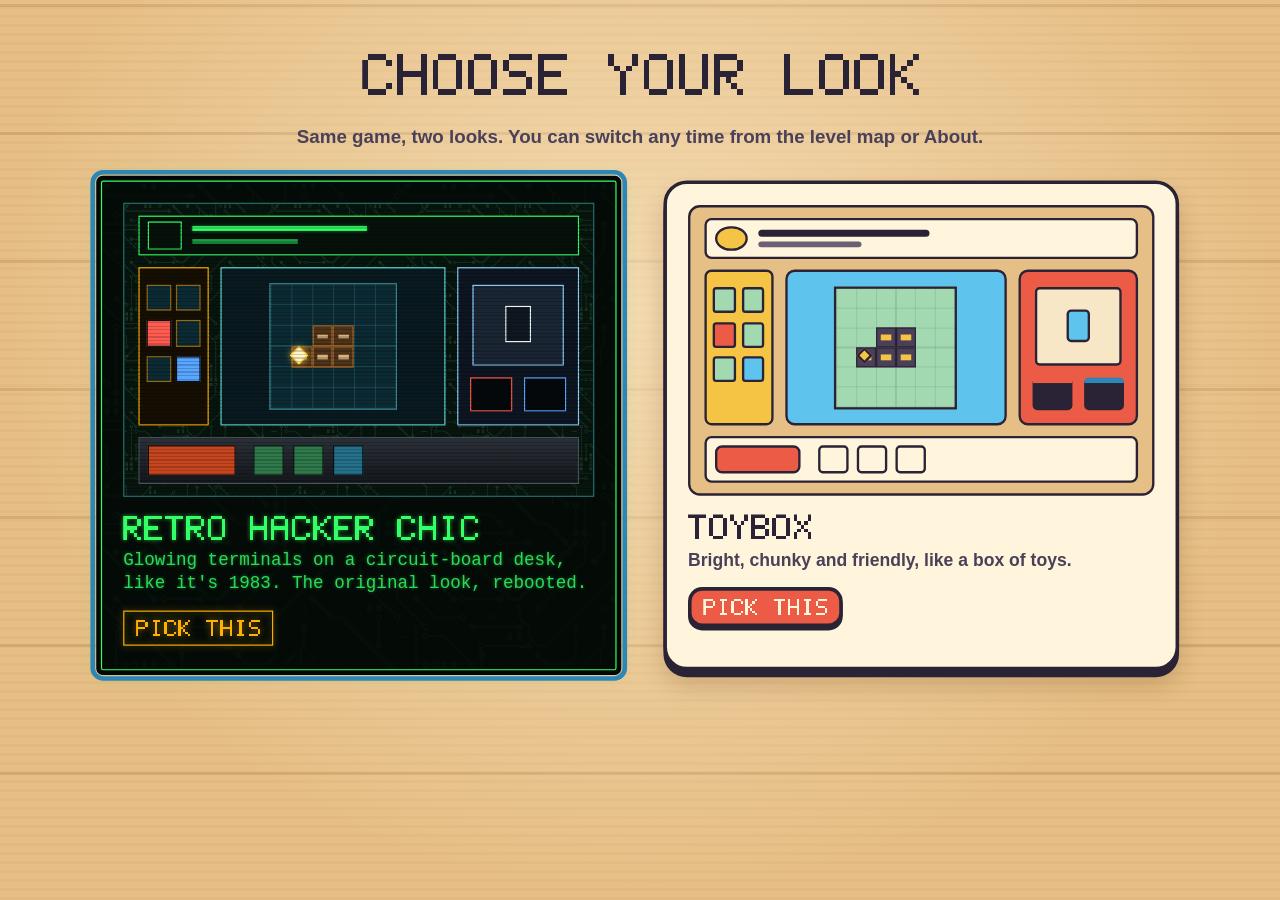
<file: index.html>
<!doctype html>
<html lang="en">
<head>
<meta charset="utf-8">
<meta name="viewport" content="width=device-width, initial-scale=1, viewport-fit=cover">
<meta name="theme-color" content="#e6bf86">
<title>Turing Game</title>
<meta name="description" content="Program a robot and help it escape a series of mazes.">
<!--  Jewish Holiday courtesy of Anonymous -->
<script>
// Build version, appended as ?v= to every script, stylesheet and asset URL so
// a returning browser never mixes cached old files with new ones. Set (here and
// on every tag below) by `node tools/bump-version.mjs`; see README.md.
window.TURING_VERSION = "20261113-170328-451b5ff";
window.versionedUrl = function (url) {
  if (!url || /^(data|blob):/.test(url) || /[?&]v=/.test(url)) return url;
  return url + (url.indexOf("?") < 0 ? "?" : "&") + "v=" + encodeURIComponent(window.TURING_VERSION);
};
</script>
<!-- skin first: sets <html data-skin> before the first paint and makes
     versionedUrl skin-aware (js/skin.js, docs/ui/UI_KIT.md "Skins") -->
<script src="js/skin.js?v=20261113-170328-451b5ff"></script>
<script src="js/skin-variants.js?v=20261113-170328-451b5ff"></script>
<!-- libs -->
<link rel="stylesheet" href="css/style.css?v=20261113-170328-451b5ff">
<link rel="stylesheet" href="css/toybox.css?v=20261113-170328-451b5ff">
<link rel="stylesheet" href="css/retro.css?v=20261113-170328-451b5ff">
<script src='lib/quintus.js?v=20261113-170328-451b5ff'></script>
<script src='lib/quintus_sprites.js?v=20261113-170328-451b5ff'></script>
<script src='lib/quintus_scenes.js?v=20261113-170328-451b5ff'></script>
<script src='lib/quintus_anim.js?v=20261113-170328-451b5ff'></script>
<script src='lib/quintus_2d.js?v=20261113-170328-451b5ff'></script>
<script src='lib/quintus_touch.js?v=20261113-170328-451b5ff'></script>
<script src='lib/quintus_ui.js?v=20261113-170328-451b5ff'></script>
<script src='lib/quintus_input.js?v=20261113-170328-451b5ff'></script>

<script type="text/javascript" src="jquery-1.7.1.min.js?v=20261113-170328-451b5ff"></script>


<script src="program.js?v=20261113-170328-451b5ff"></script>
<script src="oaevil.js?v=20261113-170328-451b5ff"></script>
<script src="js/audio.js?v=20261113-170328-451b5ff"></script>
<script src="js/music.js?v=20261113-170328-451b5ff"></script>
<script src="js/ui/kit.js?v=20261113-170328-451b5ff"></script>
<script src="js/scenes/registry.js?v=20261113-170328-451b5ff"></script>
<script src="queue.js?v=20261113-170328-451b5ff"></script>
<script src="Dequeue.js?v=20261113-170328-451b5ff"></script>
<script src="Storage.js?v=20261113-170328-451b5ff"></script>

<script src="EndLevelRobots.js?v=20261113-170328-451b5ff"></script>
<script src="js/skins/retro-robots.js?v=20261113-170328-451b5ff"></script>
<script src="config.js?v=20261113-170328-451b5ff"></script>
<script src="TuringTable.js?v=20261113-170328-451b5ff"></script>
<script src="RobotTable.js?v=20261113-170328-451b5ff"></script>
<script src="Operators.js?v=20261113-170328-451b5ff"></script>
<script src="selector.js?v=20261113-170328-451b5ff"></script>
<script src="editorselector.js?v=20261113-170328-451b5ff"></script>
<script src="obstacles.js?v=20261113-170328-451b5ff"></script>
<script src="animator.js?v=20261113-170328-451b5ff"></script>
<script src="controls.js?v=20261113-170328-451b5ff"></script>
<script src="parser.js?v=20261113-170328-451b5ff"></script>
<script src="levels.js?v=20261113-170328-451b5ff"></script>
<script src="levelsdata.js?v=20261113-170328-451b5ff"></script>
<script src="levelsdata3.js?v=20261113-170328-451b5ff"></script>
<script src="levelsdata2.js?v=20261113-170328-451b5ff"></script>
<script src="levelsdata4.js?v=20261113-170328-451b5ff"></script>
<script src="utilitySprites.js?v=20261113-170328-451b5ff"></script>

<!-- screens: one file per Quintus scene (js/scenes/), UI kit in js/ui/ -->
<script src="js/ui/tiles.js?v=20261113-170328-451b5ff"></script>
<script src="js/ui/tile-input.js?v=20261113-170328-451b5ff"></script>
<script src="js/ui/tile-explainers.js?v=20261113-170328-451b5ff"></script>
<script src="js/scenes/level.js?v=20261113-170328-451b5ff"></script>
<script src="js/scenes/help.js?v=20261113-170328-451b5ff"></script>
<script src="js/scenes/level-selector.js?v=20261113-170328-451b5ff"></script>
<script src="js/scenes/end-level.js?v=20261113-170328-451b5ff"></script>
<script src="js/scenes/intro.js?v=20261113-170328-451b5ff"></script>
<script src="js/scenes/about.js?v=20261113-170328-451b5ff"></script>
<script src="js/scenes/skin-chooser.js?v=20261113-170328-451b5ff"></script>


<script src="script.js?v=20261113-170328-451b5ff"></script>


<!-- icons: built by tools/art/favicon.mjs from the player robot master -->
<link rel="icon" type="image/png" sizes="16x16" href="images/icons/favicon-16.png?v=20261113-170328-451b5ff">
<link rel="icon" type="image/png" sizes="32x32" href="images/icons/favicon-32.png?v=20261113-170328-451b5ff">
<link rel="icon" type="image/png" sizes="48x48" href="images/icons/favicon-48.png?v=20261113-170328-451b5ff">
<link rel="icon" type="image/png" sizes="192x192" href="images/icons/icon-192.png?v=20261113-170328-451b5ff">
<link rel="icon" type="image/png" sizes="512x512" href="images/icons/icon-512.png?v=20261113-170328-451b5ff">
<link rel="apple-touch-icon" sizes="180x180" href="images/icons/apple-touch-icon.png?v=20261113-170328-451b5ff">



</head>
<body>
<form id="gamesave" style="display:block"></form>
</body>
</html>
</file>
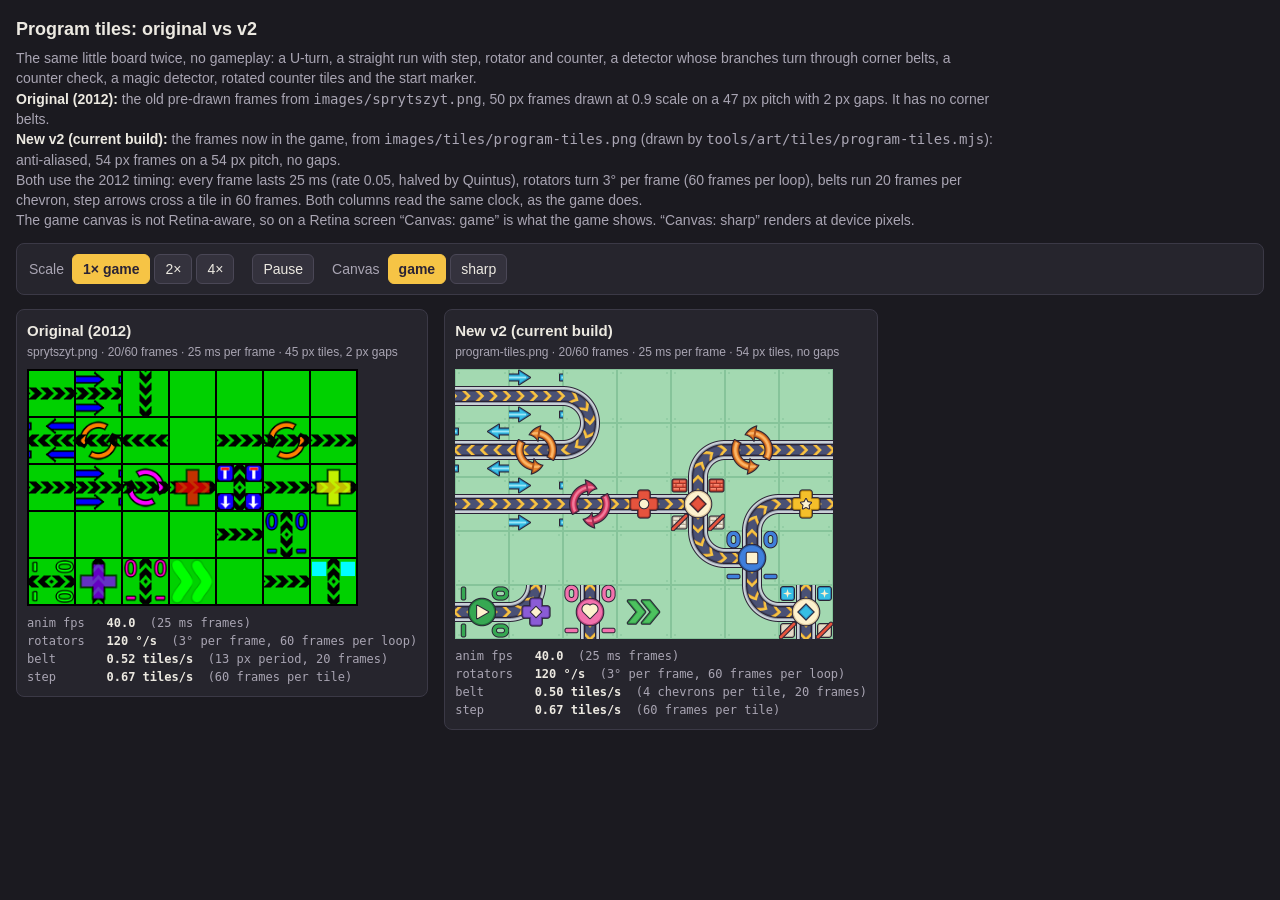
<file: demo/tiles.html>
<!doctype html>
<html lang="en">
<head>
<meta charset="utf-8">
<meta name="viewport" content="width=device-width, initial-scale=1">
<title>Program tiles demo</title>
<link rel="icon" href="data:,">
<style>
  :root {
    --bg: #1b1a20;
    --panel: #26252d;
    --text: #ece9e1;
    --muted: #a9a5b3;
    --accent: #f6c445;
    --line: #3b3946;
  }
  * { box-sizing: border-box; }
  body {
    margin: 0;
    padding: 16px;
    background: var(--bg);
    color: var(--text);
    font: 14px/1.45 -apple-system, BlinkMacSystemFont, "Segoe UI", Helvetica, Arial, sans-serif;
  }
  h1 { font-size: 18px; margin: 0 0 6px; }
  .note { max-width: 980px; color: var(--muted); margin: 0 0 12px; }
  .note b { color: var(--text); font-weight: 600; }
  .controls {
    display: flex; flex-wrap: wrap; gap: 8px 18px; align-items: center;
    padding: 10px 12px; margin-bottom: 14px;
    background: var(--panel); border: 1px solid var(--line); border-radius: 8px;
  }
  .group { display: flex; gap: 4px; align-items: center; }
  .group > span { color: var(--muted); margin-right: 4px; }
  button {
    font: inherit; color: var(--text); background: #34323d;
    border: 1px solid #4a4756; border-radius: 6px; padding: 4px 10px; cursor: pointer;
  }
  button:hover { background: #3e3b48; }
  button[aria-pressed="true"] { background: var(--accent); color: #2a2335; border-color: var(--accent); font-weight: 600; }
  .columns { display: flex; flex-wrap: wrap; gap: 16px; align-items: flex-start; }
  .col {
    background: var(--panel); border: 1px solid var(--line); border-radius: 8px;
    padding: 10px; max-width: 100%;
  }
  .col h2 { font-size: 15px; margin: 0 0 2px; }
  .col .sub { color: var(--muted); font-size: 12px; margin-bottom: 8px; }
  .canvas-wrap { overflow: auto; max-width: 100%; }
  canvas { display: block; background: #000; }
  .readout {
    margin-top: 8px; font: 12px/1.5 ui-monospace, SFMono-Regular, Menlo, monospace; color: var(--muted);
    white-space: pre;
  }
  .readout b { color: var(--text); font-weight: 600; }
</style>
</head>
<body>
<h1>Program tiles: original vs v2</h1>
<p class="note">
  The same little board twice, no gameplay: a U-turn, a straight run with step, rotator and counter, a detector whose branches turn through corner belts, a counter check, a magic detector, rotated counter tiles and the start marker.<br>
  <b>Original (2012):</b> the old pre-drawn frames from <code>images/sprytszyt.png</code>, 50 px frames drawn at 0.9 scale on a 47 px pitch with 2 px gaps. It has no corner belts.<br>
  <b>New v2 (current build):</b> the frames now in the game, from <code>images/tiles/program-tiles.png</code> (drawn by <code>tools/art/tiles/program-tiles.mjs</code>): anti-aliased, 54 px frames on a 54 px pitch, no gaps.<br>
  Both use the 2012 timing: every frame lasts 25 ms (rate 0.05, halved by Quintus), rotators turn 3° per frame (60 frames per loop), belts run 20 frames per chevron, step arrows cross a tile in 60 frames. Both columns read the same clock, as the game does.<br>
  The game canvas is not Retina-aware, so on a Retina screen “Canvas: game” is what the game shows. “Canvas: sharp” renders at device pixels.
</p>

<div class="controls">
  <div class="group" id="scale-group"><span>Scale</span>
    <button data-scale="1" aria-pressed="true">1× game</button>
    <button data-scale="2">2×</button>
    <button data-scale="4">4×</button>
  </div>
  <div class="group"><button id="play">Pause</button></div>
  <div class="group" id="res-group"><span>Canvas</span>
    <button data-res="game" aria-pressed="true">game</button>
    <button data-res="sharp">sharp</button>
  </div>
</div>

<div class="columns">
  <div class="col">
    <h2>Original (2012)</h2>
    <div class="sub">sprytszyt.png · 20/60 frames · 25 ms per frame · 45 px tiles, 2 px gaps</div>
    <div class="canvas-wrap"><canvas id="c-orig"></canvas></div>
    <div class="readout" id="r-orig">…</div>
  </div>
  <div class="col">
    <h2>New v2 (current build)</h2>
    <div class="sub">program-tiles.png · 20/60 frames · 25 ms per frame · 54 px tiles, no gaps</div>
    <div class="canvas-wrap"><canvas id="c-v2"></canvas></div>
    <div class="readout" id="r-v2">…</div>
  </div>
</div>

<script src="tiles.js"></script>
</body>
</html>
</file>
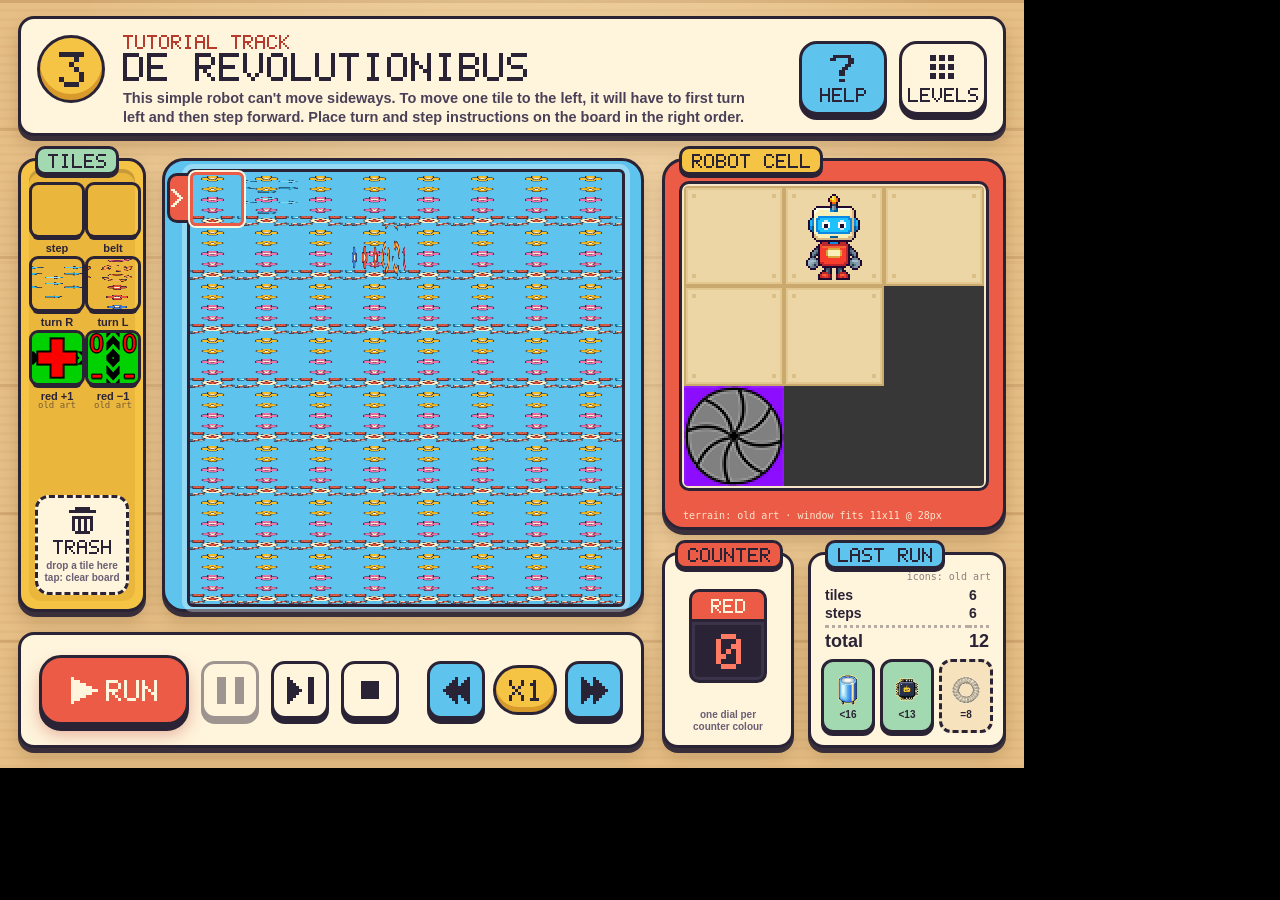
<file: docs/ui/mockups/main-b-toybox.html>
<!doctype html>
<html lang="en">
<head>
<meta charset="utf-8">
<title>Turing UI comp B: Toybox desk</title>
<meta name="viewport" content="width=1024">
<style>
  :root {
    --ink: #2a2335;        /* tile outline colour */
    --cream: #fff4dc;
    --cream-2: #f6e3bd;
    --tomato: #ec5b45;
    --tomato-d: #b83a2c;
    --sky: #5ec4ee;
    --sky-d: #2d86b5;
    --sun: #f6c445;
    --sun-d: #d89a2b;
    --mint: #a3d9b1;
    --mint-d: #5fae7b;
    --desk: #e6bf86;
    --round: ui-rounded, "SF Pro Rounded", "Arial Rounded MT Bold", "Trebuchet MS", sans-serif;
    --mono: "SF Mono", Menlo, Consolas, monospace;
    --lift: 0 5px 0 var(--ink);
    --soft: 0 10px 18px rgba(90, 50, 10, 0.22);
  }
  * { box-sizing: border-box; }
  html, body { margin: 0; background: #000; }
  #screen {
    position: relative; width: 1024px; height: 768px; overflow: hidden; color: var(--ink);
    font-family: var(--round);
    background:
      radial-gradient(ellipse at 50% 35%, rgba(255, 240, 210, 0.55), rgba(255, 240, 210, 0) 70%),
      repeating-linear-gradient(0deg, rgba(120, 70, 20, 0) 0 125px, rgba(120, 70, 20, 0.16) 125px 128px),
      repeating-linear-gradient(0deg, rgba(150, 95, 40, 0.05) 0 3px, rgba(150, 95, 40, 0) 3px 9px),
      var(--desk);
  }
  canvas { display: block; }
  .card {
    position: absolute; background: var(--cream); border: 3px solid var(--ink); border-radius: 16px;
    box-shadow: 0 5px 0 rgba(42, 35, 53, 0.9), var(--soft);
  }
  .tag {
    position: absolute; top: -15px; left: 14px; padding: 5px 10px 4px; border: 3px solid var(--ink); border-radius: 10px;
    background: var(--sun); box-shadow: 0 3px 0 var(--ink);
  }
  .tag.sky { background: var(--sky); }
  .tag.tomato { background: var(--tomato); }
  .tag.mint { background: var(--mint); }
  .note { position: absolute; font: 10px var(--mono); color: rgba(42, 35, 53, 0.55); }

  /* buttons */
  .btn {
    display: flex; align-items: center; justify-content: center; gap: 8px;
    border: 3px solid var(--ink); border-radius: 14px; background: var(--cream);
    box-shadow: var(--lift); color: var(--ink);
  }
  .btn.sq { width: 58px; height: 58px; }
  .btn.play { width: 150px; height: 70px; border-radius: 22px; background: var(--tomato); color: var(--cream); box-shadow: 0 6px 0 var(--ink), 0 10px 16px rgba(184, 58, 44, 0.35); }
  .btn.sky { background: var(--sky); }
  .btn.off { opacity: 0.45; }

  /* header */
  .hdr { left: 18px; top: 16px; width: 988px; height: 120px; }
  .badge {
    position: absolute; left: 16px; top: 16px; width: 68px; height: 68px; border-radius: 50%;
    background: var(--sun); border: 3px solid var(--ink); box-shadow: inset 0 -6px 0 var(--sun-d);
    display: flex; align-items: center; justify-content: center;
  }
  .badge-cap { position: absolute; left: 14px; top: 90px; width: 72px; text-align: center; font: 700 10px var(--round); letter-spacing: 0.08em; color: var(--tomato-d); }
  .crumb { position: absolute; left: 102px; top: 16px; color: var(--tomato-d); }
  .title { position: absolute; left: 102px; top: 34px; }
  .msg { position: absolute; left: 102px; top: 70px; width: 640px; font-size: 14.5px; line-height: 19px; font-weight: 600; color: #4a4058; }
  .sys { position: absolute; right: 16px; top: 22px; display: flex; gap: 12px; }
  .sys .btn { width: 88px; height: 74px; flex-direction: column; gap: 6px; border-radius: 18px; }

  /* tile tray */
  .tray { left: 18px; top: 158px; width: 128px; height: 454px; background: var(--sun); border-radius: 18px; }
  .tray::before { content: ""; position: absolute; inset: 8px; border-radius: 12px; background: rgba(216, 154, 43, 0.35); box-shadow: inset 0 4px 0 rgba(42,35,53,0.18); }
  .pal { position: absolute; left: 11px; top: 24px; display: grid; grid-template-columns: 50px 50px; column-gap: 0; row-gap: 2px; }
  .pal figure { margin: 0 0 0 0; padding: 0 0 0 0; text-align: center; width: 50px; }
  .pal .slot { width: 50px; height: 50px; border-radius: 6px; overflow: hidden; outline: 3px solid var(--ink); box-shadow: 0 5px 0 var(--ink); margin: 0 auto; }
  .pal figure:nth-child(odd) { margin-left: 0; }
  .pal figure:nth-child(even) { margin-left: 6px; }
  .pal figcaption { font: 700 11px/18px var(--round); margin-top: 4px; white-space: nowrap; }
  .pal figure.old figcaption::after { content: "old art"; display: block; margin-top: -5px; font: 9px/11px var(--mono); color: rgba(42,35,53,0.6); }
  .bin {
    position: absolute; left: 14px; right: 14px; bottom: 14px; height: 100px; border-radius: 14px;
    background: var(--cream); border: 3px dashed var(--ink);
    display: flex; flex-direction: column; align-items: center; justify-content: center; gap: 6px;
  }
  .bin small { font: 600 10px/12px var(--round); text-align: center; color: #6a5f74; }

  /* board play mat */
  .mat { left: 162px; top: 158px; width: 482px; height: 454px; background: var(--sky); border-radius: 22px; }
  .mat .inner { position: absolute; left: 22px; top: 8px; border: 3px solid var(--ink); border-radius: 6px; overflow: hidden; box-shadow: 0 0 0 5px rgba(255,255,255,0.35); }
  .flag {
    position: absolute; left: 2px; top: 12px; width: 22px; height: 50px; background: var(--tomato);
    border: 3px solid var(--ink); border-right: 0; border-radius: 10px 0 0 10px;
    display: flex; align-items: center; justify-content: center; z-index: 2;
  }
  .startcell { position: absolute; left: 25px; top: 11px; width: 54px; height: 54px; border: 3px solid var(--tomato); border-radius: 6px; z-index: 2; box-shadow: 0 0 0 2px var(--cream); }

  /* transport */
  .deck { left: 18px; top: 632px; width: 626px; height: 116px; background: var(--cream); }
  .deck .row { position: absolute; left: 18px; right: 18px; top: 20px; display: flex; align-items: center; gap: 12px; }
  .deck .sep { flex: 1; }
  .speed { display: flex; align-items: center; gap: 8px; }
  .pill { height: 50px; min-width: 64px; padding: 0 12px; border-radius: 25px; border: 3px solid var(--ink); background: var(--sun); display: flex; align-items: center; justify-content: center; box-shadow: inset 0 -5px 0 var(--sun-d); }
  .speed-cap { position: absolute; right: 64px; bottom: 6px; font: 700 10px var(--round); letter-spacing: 0.08em; color: #6a5f74; }

  /* world */
  .cell { left: 662px; top: 158px; width: 344px; height: 372px; background: var(--tomato); border-radius: 22px; }
  .cell .win { position: absolute; left: 14px; top: 20px; width: 310px; height: 310px; border-radius: 10px; border: 3px solid var(--ink);
    background: #f7e7c6; display: flex; align-items: center; justify-content: center; overflow: hidden; }
  .cell .w { border-radius: 4px; overflow: hidden; }
  .cell .note { left: 18px; bottom: 6px; color: rgba(255, 244, 220, 0.9); }

  /* registers */
  .regs { left: 662px; top: 552px; width: 132px; height: 196px; }
  .regs .tag { left: 10px; }
  .reg { position: absolute; left: 50%; top: 34px; transform: translateX(-50%); width: 78px; text-align: center; }
  .reg .chip { width: 78px; height: 30px; border: 3px solid var(--ink); border-bottom: 0; border-radius: 10px 10px 0 0; background: var(--tomato); display: flex; align-items: center; justify-content: center; gap: 6px; }
  .reg .lcd { width: 78px; height: 64px; border: 3px solid var(--ink); border-radius: 0 0 10px 10px; background: #2a2335; display: flex; align-items: center; justify-content: center; box-shadow: inset 0 0 0 3px #3b3349; }
  .regs .cap { position: absolute; left: 0; right: 0; bottom: 12px; text-align: center; font: 600 10px/12px var(--round); color: #6a5f74; }

  /* score */
  .score { left: 808px; top: 552px; width: 198px; height: 196px; }
  .sum { position: absolute; left: 14px; right: 14px; top: 32px; font: 800 14px var(--round); display: grid; grid-template-columns: 1fr auto; row-gap: 2px; }
  .sum .tot { border-top: 3px dotted rgba(42,35,53,0.35); padding-top: 3px; margin-top: 2px; font-size: 18px; }
  .goals { position: absolute; left: 10px; right: 10px; bottom: 12px; display: flex; justify-content: space-between; }
  .goal { width: 54px; height: 74px; border-radius: 12px; border: 3px solid var(--ink); background: var(--mint); display: flex; flex-direction: column; align-items: center; justify-content: center; gap: 2px; box-shadow: 0 3px 0 var(--ink); }
  .goal img { width: 34px; height: 34px; object-fit: contain; }
  .goal span { font: 800 10px var(--round); }
  .goal.off { background: var(--cream-2); border-style: dashed; box-shadow: none; }
  .goal.off img { filter: grayscale(1); opacity: 0.45; }
</style>
</head>
<body>
<div id="screen">

  <!-- header card -->
  <section class="card hdr">
    <div class="badge"><span data-px="5">3</span></div>
    <div class="crumb" data-px="2">Tutorial track</div>
    <div class="title" data-px="4">De revolutionibus</div>
    <div class="msg">This simple robot can't move sideways. To move one tile to the left, it will have to first turn left and then step forward. Place turn and step instructions on the board in the right order.</div>
    <nav class="sys">
      <div class="btn sky"><span data-icon="help" data-scale="3"></span><span data-px="2">Help</span></div>
      <div class="btn"><span data-icon="levels" data-scale="3"></span><span data-px="2">Levels</span></div>
    </nav>
  </section>

  <!-- tile tray -->
  <section class="card tray">
    <div class="tag mint" style="z-index:1"><span data-px="2">Tiles</span></div>
    <div class="pal">
      <figure><div class="slot" data-tile="step 50"></div><figcaption>step</figcaption></figure>
      <figure><div class="slot" data-tile="conveyor 50"></div><figcaption>belt</figcaption></figure>
      <figure><div class="slot" data-tile="cw 50"></div><figcaption>turn R</figcaption></figure>
      <figure><div class="slot" data-tile="ccw 50"></div><figcaption>turn L</figcaption></figure>
      <figure class="old"><div class="slot" data-tile="incRed 50"></div><figcaption>red +1</figcaption></figure>
      <figure class="old"><div class="slot" data-tile="decRed 50"></div><figcaption>red &minus;1</figcaption></figure>
    </div>
    <div class="bin">
      <span data-icon="trash" data-scale="3"></span>
      <span data-px="2">Trash</span>
      <small>drop a tile here<br>tap: clear board</small>
    </div>
  </section>

  <!-- play mat -->
  <section class="card mat">
    <div class="flag" data-icon="start" data-scale="2" data-color="#fff4dc"></div>
    <div class="startcell"></div>
    <div class="inner"><div id="board"></div></div>
  </section>

  <!-- transport -->
  <section class="card deck">
    <div class="row">
      <div class="btn play"><span data-icon="play" data-scale="3" data-color="#fff4dc"></span><span data-px="3" data-color="#fff4dc">Run</span></div>
      <div class="btn sq off"><span data-icon="pause" data-scale="3"></span></div>
      <div class="btn sq"><span data-icon="step" data-scale="3"></span></div>
      <div class="btn sq"><span data-icon="stop" data-scale="2"></span></div>
      <div class="sep"></div>
      <div class="speed">
        <div class="btn sq sky"><span data-icon="slower" data-scale="3"></span></div>
        <div class="pill"><span data-px="3">x1</span></div>
        <div class="btn sq sky"><span data-icon="faster" data-scale="3"></span></div>
      </div>
    </div>
  </section>

  <!-- cell -->
  <section class="card cell">
    <div class="tag" style="z-index:1"><span data-px="2">Robot cell</span></div>
    <div class="win"><div class="w" id="world"></div></div>
    <div class="note">terrain: old art &middot; window fits 11x11 @ 28px</div>
  </section>

  <section class="card regs">
    <div class="tag tomato"><span data-px="2">Counter</span></div>
    <div class="reg">
      <div class="chip"><span data-px="2" data-color="#fff4dc">red</span></div>
      <div class="lcd"><span data-px="5" data-color="#ff7a63">0</span></div>
    </div>
    <div class="cap">one dial per<br>counter colour</div>
  </section>

  <section class="card score">
    <div class="tag sky"><span data-px="2">Last run</span></div>
    <div class="note" style="right:12px;top:16px">icons: old art</div>
    <div class="sum">
      <span>tiles</span><span>6</span>
      <span>steps</span><span>6</span>
      <span class="tot">total</span><span class="tot">12</span>
    </div>
    <div class="goals">
      <div class="goal"><img src="../../../images/capacitor.png" alt=""><span>&lt;16</span></div>
      <div class="goal"><img src="../../../images/integratedcircuit.png" alt=""><span>&lt;13</span></div>
      <div class="goal off"><img src="../../../images/coil.png" alt=""><span>=8</span></div>
    </div>
  </section>
</div>
<script src="comp.js"></script>
<script>
  Comp.board(document.getElementById("board"), 8, 54, [
    [0, 0, "step", "E"], [1, 0, "cw", "E"], [2, 0, "step", "E"], [3, 0, "conveyor", "S"],
    [3, 1, "ccw", "S"], [3, 2, "step", "S"],
  ]);
  Comp.world(document.getElementById("world"), [".R.", "..#", "H##"], 100);
  Comp.render(document);
</script>
</body>
</html>
</file>
<file: css/style.css>
/* Base page styles; the Toybox look lives in css/toybox.css. */
body {
	margin: 0;
	background-color: #e6bf86;
}
canvas {
	-webkit-touch-callout: none;
	-webkit-user-select: none;
	user-select: none;
}
</file>
<file: css/toybox.css>
/* Toybox UI kit: design tokens and shared components (docs/ui/UI_KIT.md).
   Tokens follow docs/ui/mockups/main-b-toybox.html and docs/art/ART_DIRECTION.md.
   Everything inside #tg-stage is laid out in logical canvas pixels; the stage is
   scaled as a whole to fit the window, so sizes here never need media queries. */

:root {
  --ink: #2a2335;
  --ink-2: #4a4058;
  --ink-3: #6a5f74;
  --cream: #fff4dc;
  --cream-2: #f6e3bd;
  --tomato: #ec5b45;
  --tomato-d: #b83a2c;
  --sky: #5ec4ee;
  --sky-d: #2d86b5;
  --sun: #f6c445;
  --sun-d: #d89a2b;
  --mint: #a3d9b1;
  --mint-d: #5fae7b;
  --plum: #9b6bd6;
  --pink: #f27a9b;
  --desk: #e6bf86;
  --round: ui-rounded, "SF Pro Rounded", "Arial Rounded MT Bold", "Trebuchet MS", sans-serif;
  --mono: "SF Mono", Menlo, Consolas, monospace;
  --lift: 0 5px 0 var(--ink);
  --soft: 0 10px 18px rgba(90, 50, 10, 0.22);
  --card-shadow: 0 5px 0 rgba(42, 35, 53, 0.9), var(--soft);
}

html, body {
  margin: 0;
  height: 100%;
  overflow: hidden;
}
/* a scene declared {scroll: true} taller than the window (kit.js UI.fit) */
html.tg-scroll { height: auto; overflow-x: hidden; overflow-y: auto; }
html.tg-scroll body { overflow: visible; }
html.tg-scroll #tg-stage canvas { pointer-events: none; touch-action: auto; }
body.tg {
  background:
    radial-gradient(ellipse at 50% 35%, rgba(255, 240, 210, 0.55), rgba(255, 240, 210, 0) 70%),
    repeating-linear-gradient(0deg, rgba(120, 70, 20, 0) 0 125px, rgba(120, 70, 20, 0.16) 125px 128px),
    repeating-linear-gradient(0deg, rgba(150, 95, 40, 0.05) 0 3px, rgba(150, 95, 40, 0) 3px 9px),
    var(--desk);
  background-attachment: fixed;
  color: var(--ink);
  font-family: var(--round);
  -webkit-tap-highlight-color: transparent;
  -webkit-text-size-adjust: 100%;
  overscroll-behavior: none;
}

/* ---- stage and layers ---- */
#tg-stage {
  position: absolute;
  left: 0;
  top: 0;
  transform-origin: 0 0;
  overflow: hidden;
  user-select: none;
  -webkit-user-select: none;
  -webkit-touch-callout: none;
}
#tg-stage canvas {
  position: absolute !important;
  left: 0;
  top: 0;
  z-index: 2;
  background: transparent;
  touch-action: none;
  outline: none;
}
.tg-layer {
  position: absolute;
  inset: 0;
  pointer-events: none;
}
#tg-under { z-index: 1; }
#tg-over { z-index: 3; transition: opacity 0.15s; }
#tg-modal { z-index: 4; }
#tg-over.tg-covered, #tg-under.tg-covered { visibility: hidden; }
#tg-over.tg-dimmed { opacity: 0.25; }
#tg-over.tg-dimmed * { pointer-events: none !important; }
.tg-layer button, .tg-layer a, .tg-layer [data-interactive] { pointer-events: auto; }

/* ---- cards ---- */
.tb-card {
  position: absolute;
  box-sizing: border-box;
  background: var(--cream);
  border: 3px solid var(--ink);
  border-radius: 16px;
  box-shadow: var(--card-shadow);
}
.tb-card.sun { background: var(--sun); border-radius: 18px; }
.tb-card.sky { background: var(--sky); border-radius: 22px; }
.tb-card.tomato { background: var(--tomato); border-radius: 22px; }
.tb-card.mint { background: var(--mint); }
.tb-content {
  position: absolute;
  box-sizing: border-box;
}
.tb-tag {
  position: absolute;
  top: -15px;
  left: 14px;
  padding: 5px 10px 4px;
  border: 3px solid var(--ink);
  border-radius: 10px;
  background: var(--sun);
  box-shadow: 0 3px 0 var(--ink);
  line-height: 0;
  color: var(--ink);
}
.tb-tag.sky { background: var(--sky); }
.tb-tag.tomato { background: var(--tomato); }
.tb-tag.mint { background: var(--mint); }
.tb-tag.cream { background: var(--cream); }

/* pixel text and icons are inline SVG coloured by currentColor */
.tb-px, .tb-icon { display: inline-block; vertical-align: middle; fill: currentColor; flex: none; }

/* ---- buttons ---- */
.tb-btn {
  display: inline-flex;
  align-items: center;
  justify-content: center;
  gap: 8px;
  box-sizing: border-box;
  margin: 0;
  padding: 0 10px;
  min-width: 44px;
  min-height: 44px;
  border: 3px solid var(--ink);
  border-radius: 14px;
  background: var(--cream);
  box-shadow: var(--lift);
  color: var(--ink);
  font: 700 15px var(--round);
  cursor: pointer;
  position: relative;
  top: 0;
  transition: top 0.05s, box-shadow 0.05s, filter 0.1s;
  -webkit-appearance: none;
  appearance: none;
}
.tb-btn:hover { filter: brightness(1.05); }
.tb-btn:active, .tb-btn.tb-pressed { top: 4px; box-shadow: 0 1px 0 var(--ink); }
.tb-btn:focus { outline: none; }
.tb-btn:focus-visible { outline: 3px solid var(--sky-d); outline-offset: 3px; }
.tb-btn[disabled], .tb-btn.off { opacity: 0.45; cursor: default; filter: none; }
.tb-btn[disabled]:active { top: 0; box-shadow: var(--lift); }
.tb-btn.sky { background: var(--sky); }
.tb-btn.sun { background: var(--sun); }
.tb-btn.mint { background: var(--mint); }
.tb-btn.tomato { background: var(--tomato); color: var(--cream); }
.tb-btn.sq { width: 58px; height: 58px; padding: 0; }
.tb-btn.sm { width: 44px; height: 44px; padding: 0; border-radius: 12px; }
.tb-btn.tall { flex-direction: column; gap: 6px; border-radius: 18px; }
.tb-btn.big {
  height: 70px;
  border-radius: 22px;
  padding: 0 22px;
  box-shadow: 0 6px 0 var(--ink), 0 10px 16px rgba(184, 58, 44, 0.35);
}
.tb-btn.round { border-radius: 50%; }

.tb-pill {
  display: inline-flex;
  align-items: center;
  justify-content: center;
  box-sizing: border-box;
  height: 50px;
  min-width: 64px;
  padding: 0 12px;
  border-radius: 25px;
  border: 3px solid var(--ink);
  background: var(--sun);
  box-shadow: inset 0 -5px 0 var(--sun-d);
  color: var(--ink);
}

/* ---- popups / modals (HTML) ---- */
.tb-backdrop {
  position: absolute;
  inset: 0;
  background: rgba(42, 35, 53, 0.55);
  pointer-events: auto;
}
.tb-popup {
  position: absolute;
  box-sizing: border-box;
  background: var(--cream);
  border: 3px solid var(--ink);
  border-radius: 18px;
  box-shadow: 0 6px 0 var(--ink), 0 16px 30px rgba(20, 10, 30, 0.35);
  padding: 30px 22px 20px;
  pointer-events: auto;
  color: var(--ink);
  font: 600 16px/1.35 var(--round);
}
.tb-popup .tb-close {
  position: absolute;
  top: -20px;
  right: -16px;
}
.tb-popup h2 { margin: 0 0 10px; font: 800 20px var(--round); }
.tb-popup p { margin: 0 0 10px; }
.tb-popup .tb-actions { display: flex; gap: 12px; justify-content: flex-end; margin-top: 14px; }

/* speech-bubble callout used by the help overlay */
.tb-callout {
  position: absolute;
  box-sizing: border-box;
  padding: 10px 12px;
  background: var(--cream);
  border: 3px solid var(--ink);
  border-radius: 14px;
  box-shadow: 0 4px 0 var(--ink);
  font: 700 14px/1.3 var(--round);
  color: var(--ink);
  pointer-events: auto;
}
.tb-callout b { color: var(--tomato-d); }
.tb-ring {
  position: absolute;
  box-sizing: border-box;
  border: 3px dashed var(--cream);
  border-radius: 18px;
  box-shadow: 0 0 0 3px rgba(42, 35, 53, 0.6);
  pointer-events: none;
}

/* loading card */
.tb-loading {
  position: absolute;
  left: 50%;
  top: 50%;
  width: 420px;
  transform: translate(-50%, -50%);
  text-align: center;
}
.tb-bar {
  position: relative;
  height: 26px;
  margin-top: 16px;
  border: 3px solid var(--ink);
  border-radius: 14px;
  background: var(--cream-2);
  overflow: hidden;
}
.tb-bar > i {
  position: absolute;
  left: 0;
  top: 0;
  bottom: 0;
  background: var(--tomato);
  box-shadow: inset 0 -5px 0 var(--tomato-d);
}

/* =================== main game screen =================== */
.gs-badge {
  position: absolute;
  left: 14px;
  top: 14px;
  width: 64px;
  height: 64px;
  border-radius: 50%;
  background: var(--sun);
  border: 3px solid var(--ink);
  box-shadow: inset 0 -6px 0 var(--sun-d);
  display: flex;
  align-items: center;
  justify-content: center;
  box-sizing: border-box;
}
.gs-crumb { position: absolute; color: var(--tomato-d); line-height: 0; }
.gs-title { position: absolute; line-height: 0; }
.gs-msg {
  position: absolute;
  font-size: 15px;
  line-height: 20px;
  font-weight: 600;
  color: var(--ink-2);
  overflow: hidden;
}
.gs-msg p { margin: 0 0 4px; }
.gs-sys { position: absolute; display: flex; gap: 12px; }
.gs-sys .tb-btn { width: 88px; height: 74px; }
.gs-sys .tb-btn.gs-sound { width: 72px; }
.gs-portrait .gs-sys { gap: 6px; }
.gs-portrait .gs-sys .tb-btn { width: 46px; height: 46px; padding: 0; }

.gs-cap {
  position: absolute;
  text-align: center;
  font: 700 12px/16px var(--round);
  white-space: nowrap;
  color: var(--ink);
}
/* "?" badge on each tray tile: opens its explainer (js/ui/tile-explainers.js) */
.tb-btn.gs-q {
  position: absolute;
  width: 23px;
  height: 23px;
  min-width: 23px;
  min-height: 23px;
  padding: 0;
  border-width: 2.5px;
  border-radius: 50%;
  box-shadow: 0 2px 0 var(--ink);
  z-index: 2;
}
/* a bigger invisible hit area for fingers */
.tb-btn.gs-q::before { content: ""; position: absolute; inset: -6px; }
.tb-btn.gs-q:active { transform: translateY(2px); box-shadow: 0 0 0 var(--ink); }
.gs-tools { position: absolute; display: flex; gap: 10px; }
.gs-bin {
  flex: 1;
  height: 62px;
  border-style: dashed;
  box-shadow: none;
  background: var(--cream);
  flex-direction: column;
  gap: 4px;
  padding: 0;
}
.gs-bin small { font: 600 10px/11px var(--round); color: var(--ink-3); }
.gs-bin.hot { background: var(--tomato); color: var(--cream); }
.gs-bin.hot small { color: var(--cream); }
.gs-undo { width: 58px; height: 62px; flex: none; flex-direction: column; gap: 4px; padding: 0; }
.gs-undo small { font: 600 10px/11px var(--round); }

.gs-board-frame {
  position: absolute;
  box-sizing: border-box;
  border: 3px solid var(--ink);
  border-radius: 6px;
  box-shadow: 0 0 0 5px rgba(255, 255, 255, 0.35);
  background: var(--mint);
}
.gs-flag {
  position: absolute;
  box-sizing: border-box;
  width: 26px;
  height: 50px;
  background: var(--tomato);
  border: 3px solid var(--ink);
  border-right: 0;
  border-radius: 10px 0 0 10px;
  display: flex;
  align-items: center;
  justify-content: center;
  color: var(--cream);
}
.gs-lock {
  position: absolute;
  display: none;
  align-items: center;
  gap: 6px;
  padding: 4px 10px;
  border: 3px solid var(--ink);
  border-radius: 12px;
  background: var(--cream);
  font: 700 12px var(--round);
  box-shadow: 0 3px 0 var(--ink);
  white-space: nowrap;
}
.gs-locked .gs-lock { display: flex; }

.gs-win {
  position: absolute;
  box-sizing: border-box;
  border: 3px solid var(--ink);
  border-radius: 10px;
  background: #f7e7c6;
}
.gs-dials { position: absolute; display: flex; flex-wrap: wrap; gap: 8px; justify-content: center; align-content: center; }
.gs-dial { width: 70px; text-align: center; }
.gs-dial .chip {
  height: 22px;
  border: 3px solid var(--ink);
  border-bottom: 0;
  border-radius: 10px 10px 0 0;
  display: flex;
  align-items: center;
  justify-content: center;
  color: var(--cream);
  font: 800 12px var(--round);
  letter-spacing: 0.04em;
}
.gs-dial .lcd {
  height: 34px;
  border: 3px solid var(--ink);
  border-radius: 0 0 10px 10px;
  background: var(--ink);
  box-shadow: inset 0 0 0 3px #3b3349;
  display: flex;
  align-items: center;
  justify-content: center;
  font: 800 20px var(--mono);
}
/* the dial shows the level's target number (js/scenes/level.js CounterDials):
   mint ring and glow, mint LCD bezel, a check badge on the corner, one pop */
.gs-dial { position: relative; border-radius: 10px; }
.gs-dial .ok {
  position: absolute;
  right: -13px;
  top: -13px;
  width: 26px;
  height: 26px;
  box-sizing: border-box;
  border: 3px solid var(--ink);
  border-radius: 50%;
  background: var(--mint-d);
  color: var(--cream);
  display: none;
  align-items: center;
  justify-content: center;
  line-height: 0;
}
.gs-dial.matched { z-index: 1; box-shadow: 0 0 0 3px var(--cream), 0 0 0 6px var(--mint-d), 0 0 14px 6px rgba(163, 217, 177, 0.85); }
.gs-dial.matched .lcd { box-shadow: inset 0 0 0 3px var(--mint-d); }
.gs-dial.matched .ok { display: flex; }
.gs-dial.pop { animation: gs-dial-pop 0.36s ease-out; }
.gs-dial.pop .ok { animation: gs-dial-ok 0.36s ease-out; }
@keyframes gs-dial-pop {
  0% { transform: scale(1); }
  40% { transform: scale(1.14); }
  70% { transform: scale(0.97); }
  100% { transform: scale(1); }
}
@keyframes gs-dial-ok {
  0% { transform: scale(0); }
  60% { transform: scale(1.3); }
  100% { transform: scale(1); }
}
@media (prefers-reduced-motion: reduce) {
  .gs-dial.pop, .gs-dial.pop .ok { animation: none; }
}

.gs-deck-row { position: absolute; display: flex; align-items: center; gap: 12px; }
.gs-deck-row .sep { flex: 1; }
.gs-speed { display: flex; align-items: center; gap: 8px; }
.gs-run { min-width: 150px; color: var(--cream); }
.gs-portrait .gs-run { min-width: 104px; height: 58px; padding: 0 12px; border-radius: 18px; }
.gs-portrait .gs-deck-row { gap: 7px; }
.gs-portrait .gs-speed { gap: 5px; }
.gs-portrait .tb-btn.sq { width: 50px; height: 50px; }
.gs-portrait .tb-pill { min-width: 52px; height: 44px; padding: 0 6px; }

.gs-score { position: absolute; display: flex; align-items: center; gap: 14px; }
.gs-steps { display: flex; flex-direction: column; align-items: flex-start; min-width: 92px; }
.gs-steps .num { font: 800 34px/1 var(--round); }
.gs-steps .lbl { font: 800 12px var(--round); letter-spacing: 0.06em; color: var(--ink-3); text-transform: uppercase; }
.gs-steps .out { font: 700 12px var(--round); color: var(--tomato-d); margin-top: 3px; white-space: nowrap; }
.gs-goals { display: flex; gap: 8px; margin-left: auto; }
.gs-goal {
  width: 58px;
  height: 74px;
  box-sizing: border-box;
  border-radius: 12px;
  border: 3px solid var(--ink);
  background: var(--mint);
  display: flex;
  flex-direction: column;
  align-items: center;
  justify-content: center;
  gap: 2px;
  box-shadow: 0 3px 0 var(--ink);
}
.gs-goal img { width: 34px; height: 34px; object-fit: contain; image-rendering: pixelated; }
.gs-goal span { font: 800 11px var(--round); white-space: nowrap; }
.gs-goal.off { background: var(--cream-2); border-style: dashed; box-shadow: none; }
.gs-goal.off img { opacity: 0.6; }
.gs-goals.mini .gs-goal { width: 62px; height: 50px; flex-direction: row; gap: 1px; padding: 0 2px; }
.gs-goals.mini .gs-goal img { width: 20px; height: 20px; }
.gs-goals.mini .gs-goal span { font-size: 10px; }
.gs-score.mini .gs-steps .num { font-size: 26px; }
.gs-score.mini .gs-steps { flex-direction: row; align-items: baseline; gap: 6px; min-width: 0; }
.gs-score.mini .gs-steps .out { margin: 0 0 0 4px; }
.gs-hint { font: 600 12px/15px var(--round); color: var(--ink-3); }

/* =================== end-level screen (js/scenes/end-level.js) =================== */
.el-screen {
  position: absolute;
  isolation: isolate;
  overflow: hidden;
  pointer-events: auto;
  background: var(--desk);
  color: var(--ink);
}
.el-land {
  position: absolute;
  left: 0;
  top: 0;
  width: 1024px;
  height: 768px;
  transform-origin: 0 0;
}
.el-land img { display: block; image-rendering: pixelated; image-rendering: crisp-edges; }
.el-bg { position: absolute; left: 0; top: 0; width: 1024px; height: 768px; }
.el-robot { position: absolute; }
.el-robot img { width: 100%; height: 100%; }
.el-frame {
  position: absolute;
  box-sizing: border-box;
  overflow: hidden;
  border: 3px solid var(--ink);
  border-radius: 18px;
  box-shadow: var(--card-shadow);
  background: #9fd3df;
}

.el-card {
  position: absolute;
  box-sizing: border-box;
  padding: 28px 22px 18px;
  background: var(--cream);
  border: 3px solid var(--ink);
  border-radius: 18px;
  box-shadow: 0 6px 0 var(--ink), 0 16px 30px rgba(20, 10, 30, 0.3);
  z-index: 100;
}
.el-head { line-height: 0; color: var(--ink); }
.el-sub { margin-top: 8px; font: 600 15px/20px var(--round); color: var(--ink-2); }
.el-stats { display: flex; align-items: center; gap: 16px; margin-top: 12px; }
.el-steps { min-width: 120px; }
.el-steps .num { font-size: 44px; }
.el-steps .best { font: 700 12px var(--round); color: var(--ink-3); margin-top: 4px; white-space: nowrap; }
.el-goals { margin-left: auto; gap: 10px; }
.el-goals .gs-goal { width: 70px; height: 80px; }
.el-goals .gs-goal img { width: 40px; height: 40px; }
.el-goals .gs-goal span { font-size: 12px; }

.el-freed { margin-top: 12px; }
.el-freed-top { display: flex; align-items: baseline; gap: 10px; font: 700 15px var(--round); }
.el-freed-lbl b { font-weight: 800; font-size: 18px; }
.el-gain {
  margin-left: auto;
  padding: 2px 10px;
  border: 3px solid var(--ink);
  border-radius: 12px;
  background: var(--sun);
  font: 800 12px var(--round);
  box-shadow: 0 2px 0 var(--ink);
}
.el-bar { height: 18px; margin-top: 8px; border-radius: 10px; }
.el-bar > i { background: var(--mint-d); box-shadow: inset 0 -4px 0 #3f8a5b; transition: width 0.9s cubic-bezier(.3, 1.4, .5, 1); }

.el-actions { display: flex; align-items: center; gap: 12px; margin-top: 16px; }
.el-actions .tb-btn { height: 56px; padding: 0 16px; }
.el-actions .el-next { margin-left: auto; height: 66px; padding: 0 24px; font-size: 18px; }
.el-actions .el-primary { margin-left: auto; }
.el-portrait .el-actions { flex-wrap: wrap; }
.el-portrait .el-actions .el-next { order: -1; flex: 1 1 100%; margin-left: 0; height: 70px; font-size: 20px; }
.el-portrait .el-actions .el-back, .el-portrait .el-actions .el-sel { flex: 1 1 0; }
.el-portrait .el-actions .el-primary { margin-left: 0; }
.el-portrait .el-sub { font-size: 16px; }

/* entrance: the main robot hops, freed robots drop in with a sparkle */
.el-robot.el-wait { opacity: 0; }
.el-robot.el-drop { animation: el-drop 0.62s cubic-bezier(.3, .0, .6, 1) both; transform-origin: 50% 100%; }
@keyframes el-drop {
  0% { opacity: 0; transform: translateY(-150px) scale(0.9, 1.1); }
  55% { opacity: 1; transform: translateY(0) scale(1.12, 0.86); }
  72% { transform: translateY(-16px) scale(0.96, 1.05); }
  88% { transform: translateY(0) scale(1.04, 0.96); }
  100% { transform: none; }
}
.el-robot.el-hop { animation: el-hop 0.9s ease-out 0.15s both; transform-origin: 50% 100%; }
@keyframes el-hop {
  0% { transform: none; }
  15% { transform: scale(1.06, 0.92); }
  40% { transform: translateY(-34px) scale(0.96, 1.05); }
  65% { transform: translateY(0) scale(1.08, 0.9); }
  82% { transform: translateY(-8px); }
  100% { transform: none; }
}
.el-spark { position: absolute; width: 0; height: 0; pointer-events: none; }
.el-spark i {
  position: absolute;
  left: -5px;
  top: -5px;
  width: 10px;
  height: 10px;
  background: var(--sun);
  box-shadow: 0 0 0 2px var(--ink);
  animation: el-spark 0.8s ease-out both;
}
.el-spark i:nth-child(3n+1) { background: var(--cream); }
.el-spark i:nth-child(3n+2) { background: var(--sky); width: 8px; height: 8px; }
@keyframes el-spark {
  0% { opacity: 0; transform: translate(0, 0) scale(0.4) rotate(0); }
  20% { opacity: 1; }
  100% { opacity: 0; transform: translate(var(--dx), var(--dy)) scale(1) rotate(90deg); }
}
.el-newtag {
  position: absolute;
  padding: 4px 8px 3px;
  border: 3px solid var(--ink);
  border-radius: 9px;
  background: var(--sun);
  box-shadow: 0 3px 0 var(--ink);
  line-height: 0;
  animation: el-pop 0.4s cubic-bezier(.3, 1.6, .5, 1) both;
}
.gs-goal.el-pop { animation: el-pop 0.45s cubic-bezier(.3, 1.6, .5, 1) both; }
@keyframes el-pop {
  0% { transform: scale(0.3); opacity: 0; }
  100% { transform: none; opacity: 1; }
}

/* 'just give up' first-finish celebration */
.el-whoa { text-align: center; }
.el-whoa-title { display: flex; flex-direction: column; align-items: center; gap: 10px; color: var(--tomato-d); margin: 4px 0 14px; }
.el-whoa p { font-size: 17px; }
.el-whoa-parts { display: flex; justify-content: center; gap: 18px; margin-top: 6px; }
.el-whoa-parts img {
  width: 54px;
  height: 54px;
  object-fit: contain;
  image-rendering: pixelated;
  animation: el-bounce 0.9s cubic-bezier(.3, 1.6, .5, 1) both;
}
@keyframes el-bounce {
  0% { transform: translateY(-40px) scale(0.3); opacity: 0; }
  60% { transform: translateY(4px) scale(1.1); opacity: 1; }
  100% { transform: none; }
}
.el-whoa-box .tb-actions { justify-content: center; }
.el-whoa-box .el-yay { min-width: 140px; height: 56px; font-size: 18px; }
.el-confetti { position: absolute; inset: 0; overflow: hidden; pointer-events: none; }
.el-confetti i {
  position: absolute;
  top: -20px;
  width: 10px;
  height: 16px;
  border: 2px solid var(--ink);
  border-radius: 2px;
  animation: el-fall 1.8s ease-in both;
}
@keyframes el-fall {
  0% { transform: translateY(0) rotate(0); opacity: 1; }
  85% { opacity: 1; }
  100% { transform: translateY(900px) rotate(var(--rot)); opacity: 0; }
}

@media (prefers-reduced-motion: reduce) {
  .el-robot.el-drop, .el-robot.el-hop, .gs-goal.el-pop, .el-newtag, .el-whoa-parts img { animation: none; }
  .el-spark, .el-confetti { display: none; }
  .el-bar > i { transition: none; }
}

/* =================== intro storybook (js/scenes/intro.js) =================== */
.in-root {
  position: absolute;
  inset: 0;
  display: flex;
  align-items: center;
  justify-content: center;
  pointer-events: auto;
  cursor: pointer;
}
.in-book {
  position: relative;
  display: flex;
  flex-direction: column;
  align-items: center;
  padding: 26px 22px 18px;
  gap: 16px;
  border-radius: 22px;
}
.in-portrait { flex-direction: column; gap: 40px; }
.in-landscape { box-sizing: border-box; padding-top: 14px; }
.in-logo { line-height: 0; color: var(--ink); filter: drop-shadow(0 4px 0 rgba(255, 244, 220, 0.7)); }
.in-tag { color: var(--cream); left: 24px; }
.in-pic {
  position: relative;
  flex: none;
  box-sizing: border-box;
  border: 3px solid var(--ink);
  border-radius: 12px;
  overflow: hidden;
  background: var(--ink);
  box-shadow: 0 0 0 5px var(--cream-2);
}
.in-img {
  position: absolute;
  inset: 0;
  width: 100%;
  height: 100%;
  image-rendering: pixelated;
  opacity: 0;
  transform: scale(1.03);
  transition: opacity 0.45s ease, transform 0.9s ease;
}
.in-img.on { opacity: 1; transform: scale(1); }
.in-words { display: grid; width: 100%; }
.in-text {
  grid-area: 1 / 1;
  margin: 0;
  align-self: center;
  text-align: center;
  font: 800 25px/1.32 var(--round);
  color: var(--ink);
  text-wrap: balance;
  opacity: 0;
  transform: translateY(10px);
  transition: opacity 0.4s ease 0.1s, transform 0.5s ease 0.1s;
}
.in-text.on { opacity: 1; transform: none; }
.in-portrait .in-text { font-size: 27px; }
.in-foot {
  display: flex;
  align-items: center;
  width: 100%;
  gap: 12px;
}
.in-skip { min-width: 96px; height: 52px; }
.in-next { min-width: 150px; height: 58px; font-size: 18px; gap: 10px; }
.in-dots { flex: 1; display: flex; justify-content: center; gap: 12px; }
.in-dots i {
  width: 14px;
  height: 14px;
  box-sizing: border-box;
  border: 3px solid var(--ink);
  border-radius: 50%;
  background: var(--cream-2);
  transition: background 0.3s, transform 0.3s;
}
.in-dots i.on { background: var(--tomato); transform: scale(1.25); }
.in-sr {
  position: absolute;
  width: 1px;
  height: 1px;
  overflow: hidden;
  clip: rect(0 0 0 0);
  white-space: nowrap;
}

/* =================== about (js/scenes/about.js) =================== */
.ab-root {
  position: absolute;
  inset: 0;
  box-sizing: border-box;
  display: grid;
  grid-template-columns: 384px 1fr;
  grid-template-rows: auto 1fr;
  gap: 26px 24px;
  padding: 22px 28px 30px;
  align-items: start;
}
.ab-portrait {
  grid-template-columns: 1fr;
  grid-template-rows: auto auto auto;
  gap: 30px;
  padding: 20px 18px 30px;
}
.ab-head {
  grid-column: 1 / -1;
  display: flex;
  align-items: center;
  gap: 16px;
}
.ab-back { height: 58px; padding: 0 16px 0 12px; font-size: 16px; }
.ab-title { flex: 1; margin: 0; text-align: center; line-height: 0; color: var(--ink); }
.ab-spacer { width: 120px; }
.ab-portrait .ab-spacer { width: 0; }
.ab-portrait .ab-title { text-align: right; padding-right: 6px; }
.ab-side, .ab-text {
  position: relative;
  padding: 26px 20px 20px;
  border-radius: 20px;
}
.ab-photo {
  border: 3px solid var(--ink);
  border-radius: 10px;
  overflow: hidden;
  background: var(--ink);
  line-height: 0;
  box-shadow: 0 0 0 5px var(--cream-2);
}
.ab-photo img { width: 100%; height: auto; }
.ab-caption {
  margin: 12px 2px 16px;
  font: 600 13px/1.35 var(--round);
  color: var(--ink-3);
  text-align: center;
}
.ab-links { display: flex; flex-direction: column; gap: 14px; }
.ab-portrait .ab-links { flex-direction: row; }
.ab-portrait .ab-links .ab-link { flex: 1; min-width: 0; }
.ab-link {
  flex-direction: column;
  align-items: flex-start;
  gap: 2px;
  height: auto;
  padding: 9px 16px 10px;
  text-decoration: none;
}
.ab-link b { font: 800 17px var(--round); }
.ab-link small { font: 600 12px var(--round); color: var(--ink-2); overflow-wrap: anywhere; }
.ab-text {
  font: 600 15.5px/1.45 var(--round);
  color: var(--ink-2);
  user-select: text;
  -webkit-user-select: text;
}
.ab-text p { margin: 0 0 12px; }
.ab-text a { color: var(--sky-d); font-weight: 800; }
.ab-text a:focus-visible { outline: 3px solid var(--sky-d); outline-offset: 2px; border-radius: 4px; }
.ab-text h2 { margin: 18px 0 8px; font: 800 17px var(--round); color: var(--ink); }
.ab-text ul { margin: 0; padding: 0; list-style: none; }
.ab-text li {
  position: relative;
  margin: 0 0 9px;
  padding-left: 22px;
}
.ab-text li::before {
  content: "";
  position: absolute;
  left: 2px;
  top: 7px;
  width: 9px;
  height: 9px;
  border: 2px solid var(--ink);
  border-radius: 3px;
  background: var(--tomato);
}
.ab-text li:nth-child(2n)::before { background: var(--sky); }
.ab-text li:nth-child(3n)::before { background: var(--sun); }
.ab-text li b { color: var(--ink); }

@media (prefers-reduced-motion: reduce) {
  .in-img, .in-text, .in-dots i { transition: none; }
}

/* =================== level selector (js/scenes/level-selector.js) =================== */
.ls-root { position: absolute; inset: 0; }
.ls-measure {
  position: absolute;
  left: 0;
  top: 0;
  visibility: hidden;
  white-space: nowrap;
}
.ls-name-m { font: 700 13px var(--round); }
.ls-portrait .ls-name-m { font-size: 18px; }
.ls-chip-m { font: 700 12px var(--round); }

/* header */
.ls-hdr-in {
  display: flex;
  align-items: center;
  gap: 18px;
  padding: 0 10px 0 18px;
}
.ls-title { margin: 0; line-height: 0; color: var(--ink); }
.ls-count {
  display: flex;
  align-items: center;
  gap: 8px;
  height: 44px;
  padding: 0 14px 0 8px;
  box-sizing: border-box;
  border: 3px solid var(--ink);
  border-radius: 22px;
  background: var(--sun);
  box-shadow: inset 0 -5px 0 var(--sun-d);
}
.ls-count-ic { display: flex; align-items: center; gap: 1px; }
.ls-count-ic img { height: 22px; width: auto; image-rendering: pixelated; }
.ls-count-n { display: flex; flex-direction: column; line-height: 1; }
.ls-count-n b { font: 800 17px var(--round); }
.ls-count-n small { font: 700 10px var(--round); color: var(--ink-2); margin-top: 1px; white-space: nowrap; }
.ls-legend {
  display: flex;
  align-items: center;
  gap: 6px;
  font: 700 12px var(--round);
  color: var(--ink-3);
  margin-left: auto;
}
.ls-legend > span:not(.ls-key) { margin-right: 6px; }
.ls-key {
  display: inline-flex;
  align-items: center;
  justify-content: center;
  width: 26px;
  height: 18px;
  box-sizing: border-box;
  border: 2px solid var(--ink);
  border-radius: 6px;
  background: #fffdf6;
  box-shadow: 0 2px 0 var(--ink);
  color: var(--ink);
}
.ls-key.solved { background: var(--mint); }
.ls-key.locked { background: transparent; border-style: dashed; border-color: var(--ink-3); box-shadow: none; color: var(--ink-3); }
.ls-sys { display: flex; gap: 10px; align-items: center; }
.ls-sys .tb-btn { height: 44px; }
.ls-hdr-in.ls-hdr-portrait {
  display: grid;
  grid-template-columns: auto 1fr;
  grid-template-areas: "title sys" "count legend";
  align-content: center;
  gap: 12px 10px;
  padding: 0 12px 0 16px;
}
.ls-hdr-portrait .ls-title { grid-area: title; }
.ls-hdr-portrait .ls-sys { grid-area: sys; justify-self: end; gap: 6px; }
/* five buttons (with the Look switch) share the row with the title */
.ls-hdr-portrait .ls-sys .tb-btn { width: 46px; height: 52px; }
.ls-hdr-portrait .ls-count { grid-area: count; }
.ls-hdr-portrait .ls-legend { grid-area: legend; justify-self: end; }

/* track cards: a light tint of the track colour, the tag in full colour */
.tb-card.ls-card { border-radius: 20px; }
.tb-card.ls-sun { background: #fff0c8; }
.tb-card.ls-sky { background: #dcf1fb; }
.tb-card.ls-mint { background: #e2f4e6; }
.tb-card.ls-tomato { background: #fde3dc; }
.tb-card.ls-plum { background: #ece2f8; }
.tb-card.ls-card-locked { background: var(--cream-2); border-style: dashed; box-shadow: none; }
.tb-tag.plum { background: var(--plum); color: var(--cream); }
.ls-chips { position: absolute; top: -13px; display: flex; gap: 6px; }
.ls-chip {
  display: inline-flex;
  align-items: center;
  gap: 5px;
  height: 24px;
  padding: 0 9px 0 7px;
  box-sizing: border-box;
  border: 2px solid var(--ink);
  border-radius: 9px;
  background: var(--cream);
  font: 700 12px var(--round);
  color: var(--ink);
  white-space: nowrap;
}
.ls-chip.ok { background: var(--mint); }
.ls-chip.need { background: var(--cream-2); border-style: dashed; color: var(--ink-2); }
.ls-prog { position: absolute; top: -13px; right: 14px; padding: 0 9px; }

/* level nodes */
.tb-btn.ls-node {
  position: absolute;
  min-width: 0;
  min-height: 0;
  padding: 0 10px;
  gap: 8px;
  border-radius: 12px;
  background: #fffdf6;
  box-shadow: 0 4px 0 var(--ink);
  font: 700 13px var(--round);
  white-space: nowrap;
  z-index: 1;
}
.tb-btn.ls-node:active { top: auto; transform: translateY(3px); box-shadow: 0 1px 0 var(--ink); }
.ls-name { overflow: hidden; text-overflow: ellipsis; }
.ls-landscape .tb-btn.ls-node.solved { padding-bottom: 8px; }
.tb-btn.ls-node.solved { background: var(--mint); }
.tb-btn.ls-node.locked {
  background: rgba(255, 253, 246, 0.45);
  border-style: dashed;
  border-color: var(--ink-3);
  color: var(--ink-3);
  box-shadow: none;
  cursor: help;
}
.tb-btn.ls-node.locked:active { transform: none; }
.tb-btn.ls-node.next {
  background: var(--sun);
  box-shadow: 0 4px 0 var(--ink), 0 0 0 6px rgba(246, 196, 69, 0.55);
  animation: ls-bob 1.6s ease-in-out infinite;
  z-index: 2;
}
@keyframes ls-bob {
  0%, 100% { box-shadow: 0 4px 0 var(--ink), 0 0 0 4px rgba(236, 91, 69, 0.0); }
  50% { box-shadow: 0 4px 0 var(--ink), 0 0 0 7px rgba(236, 91, 69, 0.45); }
}
.ls-next {
  position: absolute;
  left: -8px;
  top: -13px;
  padding: 3px 5px 2px;
  border: 2px solid var(--ink);
  border-radius: 7px;
  background: var(--tomato);
  color: var(--cream);
  line-height: 0;
  box-shadow: 0 2px 0 var(--ink);
}
.ls-lock {
  position: absolute;
  right: -13px;
  top: -10px;
  width: 22px;
  height: 22px;
  box-sizing: border-box;
  border: 2px dashed var(--ink-3);
  border-radius: 50%;
  background: var(--cream-2);
  display: flex;
  align-items: center;
  justify-content: center;
  color: var(--ink-3);
  line-height: 0;
}
.ls-lock .tb-icon { width: 11px; height: 11px; }
/* parts earned: a tab hanging under the node (landscape) or inline (portrait) */
.ls-parts {
  display: flex;
  align-items: center;
  gap: 2px;
}
.ls-parts img { width: auto; image-rendering: pixelated; }
.ls-parts img.no { filter: grayscale(1); opacity: 0.32; }
.ls-parts.tab {
  position: absolute;
  left: 50%;
  bottom: -13px;
  transform: translateX(-50%);
  height: 20px;
  padding: 0 4px;
  box-sizing: border-box;
  border: 2px solid var(--ink);
  border-radius: 8px;
  background: var(--cream);
}
.ls-parts.tab img { height: 14px; }
.ls-parts.inline { margin-left: auto; gap: 4px; }
.ls-parts.inline img { height: 24px; }

/* portrait nodes: one level per row, name on the left */
.ls-portrait .tb-btn.ls-node {
  justify-content: flex-start;
  padding: 0 12px 0 16px;
  border-radius: 14px;
  font-size: 18px;
}
.ls-portrait .ls-lock { position: static; margin-left: auto; width: 28px; height: 28px; }
.ls-portrait .ls-lock .tb-icon { width: 14px; height: 14px; }
.ls-go {
  margin-left: auto;
  width: 32px;
  height: 32px;
  box-sizing: border-box;
  border: 3px solid var(--ink);
  border-radius: 50%;
  background: var(--tomato);
  color: var(--cream);
  display: flex;
  align-items: center;
  justify-content: center;
  padding-left: 3px;
}
.ls-portrait .ls-next { left: -10px; top: -12px; }

/* paths: a dark casing with a coloured core; locked paths are dashed */
.ls-paths { position: absolute; left: 0; top: 0; overflow: visible; }
.ls-path { fill: none; stroke-linecap: round; stroke-linejoin: round; }
.ls-path.casing { stroke: var(--ink); stroke-width: 7; }
.ls-path.open { stroke: var(--sun); stroke-width: 3; }
.ls-path.solved { stroke: var(--mint); stroke-width: 3; }
.ls-path.locked { stroke: var(--ink-3); stroke-width: 2.5; stroke-dasharray: 4 5; opacity: 0.6; }
.ls-portrait .ls-path.casing { stroke-width: 8; }
.ls-portrait .ls-path.open, .ls-portrait .ls-path.solved { stroke-width: 4; }
.ls-portrait .ls-path.locked { stroke-width: 3; }
.ls-why p { margin: 0; }

@media (prefers-reduced-motion: reduce) {
  .tb-btn.ls-node.next { animation: none; }
}

/* =================== tile explainers (js/ui/tile-explainers.js) =================== */
.tb-popup.tx-card { padding: 26px 20px 18px; }
.tx-tags { position: absolute; top: -15px; left: 14px; display: flex; gap: 8px; }
.tx-tags .tb-tag { position: static; }
.tx-stage {
  padding: 3px;
  border: 3px solid var(--ink);
  border-radius: 14px;
  background: var(--sky);
  box-shadow: inset 0 -5px 0 rgba(45, 134, 181, 0.45);
  line-height: 0;
}
#tg-stage .tx-stage canvas { position: relative !important; display: block; z-index: auto; touch-action: auto; }
.tx-point {
  margin: 14px 0 8px !important;
  padding: 8px 12px;
  border: 3px solid var(--ink);
  border-radius: 12px;
  background: #ffe9a8;
  font: 800 16px/1.3 var(--round);
  color: var(--ink);
}
.tx-text { margin: 0 2px 4px !important; font: 600 15px/1.4 var(--round); color: var(--ink-2); }
.tx-nav { display: flex; align-items: center; justify-content: flex-end; gap: 12px; margin-top: 12px; }
.tx-nav .tb-btn { min-width: 96px; }
.tx-dots { display: flex; gap: 6px; margin-right: auto; order: -1; }
.tx-dots i { width: 10px; height: 10px; border: 2px solid var(--ink); border-radius: 50%; background: var(--cream-2); }
.tx-dots i.on { background: var(--tomato); }

/* =================== look chooser (js/scenes/skin-chooser.js) ===================
   The page chrome follows the current skin; each card always shows its own
   look (fixed colours), so both previews read side by side in either skin. */
.sk-root {
  position: absolute;
  inset: 0;
  box-sizing: border-box;
  display: flex;
  flex-direction: column;
  align-items: center;
  padding: 34px 32px 30px;
  gap: 14px;
}
.sk-portrait { padding: 22px 16px 26px; gap: 12px; }
.sk-head { display: flex; align-items: center; gap: 16px; width: 100%; min-height: 58px; }
.sk-back { height: 58px; padding: 0 16px 0 12px; }
.sk-title { flex: 1; margin: 0; text-align: center; line-height: 0; color: var(--ink); }
.sk-spacer { width: 112px; }
.sk-portrait .sk-spacer { width: 44px; }
.sk-sub { margin: 0 0 12px; font: 600 16px/1.35 var(--round); color: var(--ink-2); text-align: center; }
.sk-cards { display: flex; gap: 40px; justify-content: center; }
.sk-portrait .sk-cards { flex-direction: column; gap: 24px; width: 100%; }
.sk-card {
  display: flex;
  flex-direction: column;
  align-items: stretch;
  gap: 16px;
  width: 440px;
  box-sizing: border-box;
  margin: 0;
  padding: 18px 18px 20px;
  cursor: pointer;
  text-align: left;
  pointer-events: auto;
  position: relative;
  top: 0;
  transition: top 0.08s, box-shadow 0.08s, transform 0.12s;
  -webkit-appearance: none;
  appearance: none;
}
.sk-portrait .sk-card { width: 100%; padding: 14px 14px 16px; gap: 12px; }
.sk-card:focus { outline: none; }
.sk-card:focus-visible { outline: 4px solid #2d86b5; outline-offset: 5px; }
.sk-text { display: flex; flex-direction: column; gap: 8px; }
.sk-name { line-height: 0; }
.sk-blurb { font: 600 15px/1.35 var(--round); }
.sk-go { line-height: 0; align-self: flex-start; padding: 7px 10px; margin-top: 4px; }
.sk-portrait .sk-blurb { font-size: 14px; }

/* the toybox card: cream, chunky ink, a tomato button */
.sk-toybox {
  background: #fff4dc;
  border: 3px solid #2a2335;
  border-radius: 20px;
  box-shadow: 0 6px 0 #2a2335, 0 12px 20px rgba(90, 50, 10, 0.22);
  color: #2a2335;
  font-family: ui-rounded, "SF Pro Rounded", "Arial Rounded MT Bold", "Trebuchet MS", sans-serif;
  text-shadow: none;
}
.sk-toybox:hover { transform: translateY(-2px); }
.sk-toybox:active { top: 4px; box-shadow: 0 2px 0 #2a2335; }
.sk-toybox .sk-blurb { color: #4a4058; font-family: ui-rounded, "SF Pro Rounded", "Arial Rounded MT Bold", "Trebuchet MS", sans-serif; }
.sk-toybox .sk-name svg { filter: none; }
.sk-toybox .sk-go { background: #ec5b45; color: #fff4dc; border: 3px solid #2a2335; border-radius: 12px; box-shadow: 0 3px 0 #2a2335; }
/* the retro card (tg-wtv.8): dark glass on the circuit-board desk, a green
   terminal frame, an amber prompt; its mini screen shows the windows' own hues */
.sk-retro {
  background:
    linear-gradient(rgba(3, 8, 5, 0.82), rgba(3, 8, 5, 0.82)),
    url("../images/retro/pcb.png") 0 0 / 256px 256px repeat,
    #07130d;
  border: 1px solid #33ff66;
  border-radius: 2px;
  box-shadow: 0 0 0 4px #020604, 0 0 18px rgba(51, 255, 102, 0.25);
  color: #33ff66;
  font-family: "SF Mono", Menlo, Consolas, "Liberation Mono", "Courier New", monospace;
  text-shadow: 0 0 3px rgba(51, 255, 102, 0.45);
}
.sk-retro:hover { box-shadow: 0 0 0 4px #020604, 0 0 26px rgba(51, 255, 102, 0.45); }
.sk-retro:active { top: 2px; }
.sk-retro .sk-name svg { filter: drop-shadow(0 0 2px rgba(51, 255, 102, 0.6)); }
.sk-retro .sk-blurb { color: #2bd957; font-weight: 500; font-family: "SF Mono", Menlo, Consolas, "Liberation Mono", "Courier New", monospace; }
.sk-retro .sk-go { color: #ffb000; border: 1px solid #ffb000; filter: drop-shadow(0 0 3px rgba(255, 176, 0, 0.6)); }
.sk-current .sk-go { opacity: 0.75; }

/* mini game screen, drawn with boxes (percentages of a 16:10 frame) */
.sk-pv { position: relative; width: 100%; aspect-ratio: 16 / 10; overflow: hidden; flex: none; box-sizing: border-box; }
.sk-portrait .sk-pv { aspect-ratio: 16 / 8; }
.sk-pv i, .sk-pv div { position: absolute; display: block; box-sizing: border-box; }
.sk-pv-hdr { left: 3%; top: 4%; width: 94%; height: 14%; }
.sk-pv-badge { left: 2%; top: 14%; width: 7.5%; height: 72%; }
.sk-portrait .sk-pv-badge { width: 6%; }
.sk-pv-line { left: 12%; top: 26%; width: 40%; height: 18%; }
.sk-pv-line.short { top: 58%; width: 24%; }
.sk-pv-tray { left: 3%; top: 22%; width: 15%; height: 54%; }
.sk-pv-tile { width: 36%; height: 17%; }
.sk-pv-tile:nth-child(odd) { left: 10%; }
.sk-pv-tile:nth-child(even) { left: 54%; }
.sk-pv-tile:nth-child(1), .sk-pv-tile:nth-child(2) { top: 10%; }
.sk-pv-tile:nth-child(3), .sk-pv-tile:nth-child(4) { top: 33%; }
.sk-pv-tile:nth-child(5), .sk-pv-tile:nth-child(6) { top: 56%; }
.sk-pv-mat { left: 20.5%; top: 22%; width: 48%; height: 54%; }
.sk-pv-board { left: 50%; top: 50%; height: 82%; aspect-ratio: 1; transform: translate(-50%, -50%); }
.sk-pv-belt { width: 16.66%; height: 16.66%; }
.sk-pv-marker { left: 18%; top: 52%; width: 10%; height: 10%; transform: rotate(45deg); }
.sk-pv-cell { left: 71%; top: 22%; width: 26%; height: 54%; }
.sk-pv-win { left: 12%; top: 10%; width: 76%; height: 52%; }
.sk-pv-robot { left: 36%; top: 26%; width: 28%; height: 46%; }
.sk-pv-dials { left: 10%; top: 70%; width: 80%; height: 22%; }
.sk-pv-dial { top: 0; width: 44%; height: 100%; }
.sk-pv-dial.red { left: 0; }
.sk-pv-dial.blue { right: 0; }
.sk-pv-deck { left: 3%; top: 80%; width: 94%; height: 16%; }
.sk-pv-run { left: 2%; top: 16%; width: 20%; height: 68%; }
.sk-pv-key { top: 16%; width: 7%; height: 68%; }
.sk-pv-key:nth-child(2) { left: 26%; }
.sk-pv-key:nth-child(3) { left: 35%; }
.sk-pv-key:nth-child(4) { left: 44%; }

.sk-toybox .sk-pv { background: #e6bf86; border: 2px solid #2a2335; border-radius: 10px; }
.sk-toybox .sk-pv-hdr, .sk-toybox .sk-pv-deck { background: #fff4dc; border: 2px solid #2a2335; border-radius: 6px; }
.sk-toybox .sk-pv-badge { background: #f6c445; border: 2px solid #2a2335; border-radius: 50%; }
.sk-toybox .sk-pv-line { background: #2a2335; border-radius: 3px; }
.sk-toybox .sk-pv-line.short { background: #6a5f74; }
.sk-toybox .sk-pv-tray { background: #f6c445; border: 2px solid #2a2335; border-radius: 6px; }
.sk-toybox .sk-pv-tile { background: #a3d9b1; border: 2px solid #2a2335; border-radius: 3px; }
.sk-toybox .sk-pv-tile:nth-child(3) { background: #ec5b45; }
.sk-toybox .sk-pv-tile:nth-child(6) { background: #5ec4ee; }
.sk-toybox .sk-pv-mat { background: #5ec4ee; border: 2px solid #2a2335; border-radius: 8px; }
.sk-toybox .sk-pv-board {
  background: repeating-linear-gradient(90deg, rgba(42, 35, 53, 0.12) 0 1px, transparent 1px 16.66%),
    repeating-linear-gradient(0deg, rgba(42, 35, 53, 0.12) 0 1px, transparent 1px 16.66%), #a3d9b1;
  border: 2px solid #2a2335;
}
.sk-toybox .sk-pv-belt { background: #4a4058; border: 1px solid #2a2335; }
.sk-toybox .sk-pv-belt::after { content: ""; position: absolute; inset: 35% 20%; background: #f6c445; }
.sk-toybox .sk-pv-marker { background: #f6c445; border: 2px solid #2a2335; }
.sk-toybox .sk-pv-cell { background: #ec5b45; border: 2px solid #2a2335; border-radius: 8px; }
.sk-toybox .sk-pv-win { background: #f7e7c6; border: 2px solid #2a2335; border-radius: 4px; }
.sk-toybox .sk-pv-robot { background: #5ec4ee; border: 2px solid #2a2335; border-radius: 4px; }
.sk-toybox .sk-pv-dial { background: #2a2335; border-radius: 4px; border-top: 5px solid #ec5b45; }
.sk-toybox .sk-pv-dial.blue { border-top-color: #2d86b5; }
.sk-toybox .sk-pv-run { background: #ec5b45; border: 2px solid #2a2335; border-radius: 6px; }
.sk-toybox .sk-pv-key { background: #fff4dc; border: 2px solid #2a2335; border-radius: 4px; }

/* retro mini screen (tg-wtv.8): circuit-board desk, a green terminal header,
   an amber tray, a teal board with copper belts, an ice-blue robot cell, a
   gunmetal deck with coloured keys (css/retro.css "panel hues") */
.sk-retro .sk-pv { background: url("../images/retro/pcb.png") 0 0 / 128px 128px repeat, #07130d; border: 1px solid #23706c; }
.sk-retro .sk-pv-hdr { background: #06110a; border: 1px solid #33ff66; }
.sk-retro .sk-pv-badge { border: 1px solid #33ff66; }
.sk-retro .sk-pv-line { background: #33ff66; box-shadow: 0 0 3px rgba(51, 255, 102, 0.6); height: 12%; }
.sk-retro .sk-pv-line.short { background: #1a9c40; box-shadow: none; }
.sk-retro .sk-pv-tray { background: #150e03; border: 1px solid #ffb000; }
.sk-retro .sk-pv-tile { background: #0c2a33; border: 1px solid #9a6a10; }
.sk-retro .sk-pv-tile:nth-child(3) { background: #ff5c50; border-color: #041014; }
.sk-retro .sk-pv-tile:nth-child(6) { background: #58a6ff; border-color: #041014; }
.sk-retro .sk-pv-mat { background: #081a1f; border: 1px solid #5fe0d8; }
.sk-retro .sk-pv-board {
  background: repeating-linear-gradient(90deg, rgba(95, 224, 216, 0.16) 0 1px, transparent 1px 16.66%),
    repeating-linear-gradient(0deg, rgba(95, 224, 216, 0.16) 0 1px, transparent 1px 16.66%), #0c2a33;
  border: 1px solid #3a8a92;
}
.sk-retro .sk-pv-belt { border: 1px solid #a66a30; background: #4f3319; }
.sk-retro .sk-pv-belt::after { content: ""; position: absolute; inset: 40% 22%; background: #d8b27c; }
.sk-retro .sk-pv-marker { background: #fff6c8; border: 1px solid #ffd23a; box-shadow: 0 0 6px #ffd23a; }
.sk-retro .sk-pv-cell { background: #0c1520; border: 1px solid #8fd0ff; }
.sk-retro .sk-pv-win { background: #1a2634; border: 1px solid #8fd0ff; }
.sk-retro .sk-pv-robot { background: #0f1720; border: 1px solid #eef4f7; }
.sk-retro .sk-pv-dial { background: #05080b; border: 1px solid #ff5c50; }
.sk-retro .sk-pv-dial.blue { border-color: #58a6ff; }
.sk-retro .sk-pv-deck { background: linear-gradient(180deg, #2a3038, #15181d); border: 1px solid #4b5560; }
.sk-retro .sk-pv-run { background: #c8461e; border: 1px solid #0b0d10; }
.sk-retro .sk-pv-key { background: #2f7a4a; border: 1px solid #0b0d10; }
.sk-retro .sk-pv-key:nth-child(4) { background: #24728a; }
.sk-retro .sk-pv::after {
  content: "";
  position: absolute;
  inset: 0;
  background: repeating-linear-gradient(0deg, rgba(0, 0, 0, 0.18) 0 1px, rgba(0, 0, 0, 0) 1px 3px);
  pointer-events: none;
}

/* the Look switch in About (js/scenes/about.js) */
.ab-look { margin-top: 14px; }
.ab-look .tb-btn { width: 100%; height: 48px; }
@media (prefers-reduced-motion: reduce) {
  .sk-card { transition: none; }
  .sk-toybox:hover { transform: none; }
}
</file>
<file: css/retro.css>
/* Retro hacker chic skin (epic tg-wtv, js/skin.js): the toybox layout as "a
   1980s hacker's den" (tg-wtv.8). Every rule is scoped to
   :root[data-skin="retro"], so the toybox look is untouched. Tokens first
   (they recolour most of css/toybox.css), then the shapes that change:
   thin line borders, square corners, no toy bevels, bracketed terminal
   buttons, a light glow on text and lines, subtle CSS scanlines.

   Each window is a different piece of kit, on a dark circuit-board desk
   (images/retro/pcb.png, tools/art/retro-pcb.mjs): the header a green
   phosphor terminal, the tiles tray an amber terminal, the program board a
   teal circuit board, the robot cell an ice-blue security monitor, the
   control deck a gunmetal console with coloured keycaps, the last run a
   violet readout. A window's hue is a set of --g* variables ("panel hues"
   below) set on its card (.tb-card, under the canvas) and on its content
   ([data-card], over the canvas; js/ui/kit.js UI.card), so every retro rule
   that draws in var(--g) takes the window's colour. Amber stays the accent
   for the primary action, the next level and warnings.
   Canvas colours live in js/skin.js (TOKENS.retro); keep the two in step. */

:root[data-skin="retro"] {
  /* phosphor steps (the default hue: green) */
  --g: #33ff66;
  --g-hi: #b6ffc8;
  --g-mid: #2bd957;
  --g-dim: #1a9c40;
  --g-faint: #0d4a1f;
  --g-rgb: 51, 255, 102;
  --amber: #ffb000;
  --amber-dim: #8a5d00;
  --bg: #030805;
  --panel: #06110a;
  --panel-2: #0a1a0f;
  --glow: 0 0 3px rgba(var(--g-rgb), 0.4);
  --glow-box: 0 0 12px rgba(var(--g-rgb), 0.1);
  --term: "SF Mono", Menlo, Consolas, "Liberation Mono", "Courier New", monospace;

  /* the toybox tokens, re-pointed */
  --ink: var(--g);
  --ink-2: var(--g-mid);
  --ink-3: var(--g-dim);
  --cream: var(--panel);
  --cream-2: var(--panel-2);
  --tomato: var(--amber);
  --tomato-d: var(--amber);
  --sky: var(--panel);
  --sky-d: var(--g-hi);
  --sun: var(--panel);
  --sun-d: var(--g-dim);
  --mint: #0b2a15;
  --mint-d: var(--g);
  --plum: var(--panel);
  --pink: var(--panel);
  --desk: var(--bg);
  --round: var(--term);
  --mono: var(--term);
  --lift: 0 0 0 transparent;
  --soft: 0 0 0 transparent;
  --card-shadow: 0 0 0 1px rgba(0, 0, 0, 0.6), 0 6px 18px rgba(0, 0, 0, 0.55), var(--glow-box);
  color-scheme: dark;
}

/* ---- panel hues: a window's colour set. Custom properties that use other
   ones resolve where they are declared, so each hue re-declares the aliases
   (--ink, --glow, ...) after its own steps. ---- */
:root[data-skin="retro"] :is(.hue-amber, .tb-card.sun, [data-card~="sun"], .tb-card.ls-sun, [data-card~="ls-sun"], .ls-g-sun, .tb-card.ab-side) {
  --g: #ffb000; --g-hi: #ffe0a0; --g-mid: #f0a400; --g-dim: #9a6a10; --g-faint: #4a3306; --g-rgb: 255, 176, 0;
  --panel: #150e03; --panel-2: #1f1505; --mint: #2e1f04;
}
:root[data-skin="retro"] :is(.hue-ice, .tb-card.sky, [data-card~="sky"], .tb-card.ls-sky, [data-card~="ls-sky"], .ls-g-sky, .tb-card.cell, [data-card~="cell"]) {
  --g: #8fd0ff; --g-hi: #dff2ff; --g-mid: #6fb8ee; --g-dim: #3d6a92; --g-faint: #1d3248; --g-rgb: 143, 208, 255;
  --panel: #0c1520; --panel-2: #121e2c; --mint: #16304a;
}
:root[data-skin="retro"] :is(.hue-teal, .tb-card.mat, [data-card~="mat"]) {
  --g: #5fe0d8; --g-hi: #c8fff8; --g-mid: #45c4bc; --g-dim: #23706c; --g-faint: #123a3a; --g-rgb: 95, 224, 216;
  --panel: #081a1f; --panel-2: #0c242a; --mint: #10363a;
}
:root[data-skin="retro"] :is(.hue-red, .tb-card.tomato, [data-card~="tomato"], .tb-card.ls-tomato, [data-card~="ls-tomato"], .ls-g-tomato) {
  --g: #ff7a5c; --g-hi: #ffd2c4; --g-mid: #ee6448; --g-dim: #96402c; --g-faint: #4a1c12; --g-rgb: 255, 122, 92;
  --panel: #170906; --panel-2: #210d08; --mint: #3a150c;
}
:root[data-skin="retro"] :is(.hue-violet, .tb-card.score, [data-card~="score"], .tb-card.ls-plum, [data-card~="ls-plum"], .ls-g-plum) {
  --g: #c79bff; --g-hi: #eedcff; --g-mid: #b080f0; --g-dim: #674a96; --g-faint: #2e2148; --g-rgb: 199, 155, 255;
  --panel: #110c1c; --panel-2: #181128; --mint: #281b44;
}
:root[data-skin="retro"] :is(.hue-steel, .tb-card.deck, [data-card~="deck"]) {
  --g: #b4c0cc; --g-hi: #e6edf3; --g-mid: #9aa7b4; --g-dim: #56606c; --g-faint: #2c333b; --g-rgb: 180, 192, 204;
  --panel: #171b20; --panel-2: #1e2329; --mint: #262d35;
}
/* the cell's own window keeps ice even though it is a .tomato card */
:root[data-skin="retro"] :is(.tb-card.tomato.cell, [data-card~="cell"]) {
  --g: #8fd0ff; --g-hi: #dff2ff; --g-mid: #6fb8ee; --g-dim: #3d6a92; --g-faint: #1d3248; --g-rgb: 143, 208, 255;
  --panel: #0c1520; --panel-2: #121e2c; --mint: #16304a;
}
/* the board's housing keeps teal even though it is a .sky card */
:root[data-skin="retro"] :is(.tb-card.sky.mat, [data-card~="mat"]) {
  --g: #5fe0d8; --g-hi: #c8fff8; --g-mid: #45c4bc; --g-dim: #23706c; --g-faint: #123a3a; --g-rgb: 95, 224, 216;
  --panel: #081a1f; --panel-2: #0c242a; --mint: #10363a;
}
:root[data-skin="retro"] :is(.hue-amber, .hue-ice, .hue-teal, .hue-red, .hue-violet, .hue-steel, .tb-card, [data-card], .ls-g-sun, .ls-g-sky, .ls-g-tomato, .ls-g-plum, .ab-side) {
  --ink: var(--g); --ink-2: var(--g-mid); --ink-3: var(--g-dim);
  --cream: var(--panel); --cream-2: var(--panel-2); --sky: var(--panel); --sky-d: var(--g-hi);
  --sun: var(--panel); --sun-d: var(--g-dim); --mint-d: var(--g); --plum: var(--panel); --pink: var(--panel);
  --glow: 0 0 3px rgba(var(--g-rgb), 0.4);
  --glow-box: 0 0 12px rgba(var(--g-rgb), 0.1);
  --card-shadow: 0 0 0 1px rgba(0, 0, 0, 0.6), 0 6px 18px rgba(0, 0, 0, 0.55), var(--glow-box);
}
:root[data-skin="retro"] [data-card] { color: var(--g); text-shadow: var(--glow); }

/* ---- page: a dark circuit-board desk, a soft vignette, faint scanlines ---- */
:root[data-skin="retro"] body,
:root[data-skin="retro"] body.tg {
  background:
    radial-gradient(ellipse at 50% 40%, rgba(3, 8, 5, 0) 35%, rgba(2, 5, 3, 0.7) 100%),
    url("../images/retro/pcb.png") 0 0 / 256px 256px repeat,
    #07130d;
  background-attachment: fixed;
  color: var(--g);
}
:root[data-skin="retro"] body.tg::after {
  content: "";
  position: fixed;
  inset: 0;
  z-index: 50;
  pointer-events: none;
  background:
    repeating-linear-gradient(0deg, rgba(0, 0, 0, 0.1) 0 1px, rgba(0, 0, 0, 0) 1px 3px),
    radial-gradient(ellipse at 50% 50%, rgba(0, 0, 0, 0) 65%, rgba(0, 0, 0, 0.3) 100%);
  animation: rt-flicker 7s steps(1) infinite;
}
@keyframes rt-flicker {
  0%, 100% { opacity: 1; }
  41% { opacity: 0.9; }
  42% { opacity: 1; }
  77% { opacity: 0.95; }
  78% { opacity: 1; }
}
:root[data-skin="retro"] #tg-stage { text-shadow: var(--glow); }
:root[data-skin="retro"] .tb-px { filter: drop-shadow(0 0 1px rgba(var(--g-rgb), 0.5)); }
:root[data-skin="retro"] ::selection { background: var(--g); color: var(--bg); }

/* ---- cards and tags ---- */
:root[data-skin="retro"] .tb-card,
:root[data-skin="retro"] .tb-card.sun,
:root[data-skin="retro"] .tb-card.sky,
:root[data-skin="retro"] .tb-card.tomato,
:root[data-skin="retro"] .tb-card.mint {
  background: linear-gradient(180deg, var(--panel-2) 0, var(--panel) 46px), var(--panel);
  border: 1px solid var(--g-dim);
  border-radius: 0;
  box-shadow: var(--card-shadow);
}
/* corner ticks, like a terminal window frame */
:root[data-skin="retro"] .tb-card::before {
  content: "";
  position: absolute;
  inset: -1px;
  pointer-events: none;
  background:
    linear-gradient(var(--g), var(--g)) 0 0 / 10px 2px no-repeat,
    linear-gradient(var(--g), var(--g)) 0 0 / 2px 10px no-repeat,
    linear-gradient(var(--g), var(--g)) 100% 0 / 10px 2px no-repeat,
    linear-gradient(var(--g), var(--g)) 100% 0 / 2px 10px no-repeat,
    linear-gradient(var(--g), var(--g)) 0 100% / 10px 2px no-repeat,
    linear-gradient(var(--g), var(--g)) 0 100% / 2px 10px no-repeat,
    linear-gradient(var(--g), var(--g)) 100% 100% / 10px 2px no-repeat,
    linear-gradient(var(--g), var(--g)) 100% 100% / 2px 10px no-repeat;
}
/* the control deck: a brushed gunmetal console, screws in the corners, no ticks */
:root[data-skin="retro"] .tb-card.deck {
  background:
    repeating-linear-gradient(90deg, rgba(255, 255, 255, 0.018) 0 1px, rgba(0, 0, 0, 0) 1px 3px),
    linear-gradient(180deg, #2a3038 0, #1b1f25 60%, #15181d 100%);
  border: 1px solid #4b5560;
  box-shadow: inset 0 1px 0 rgba(255, 255, 255, 0.08), inset 0 -2px 0 rgba(0, 0, 0, 0.4), 0 6px 18px rgba(0, 0, 0, 0.55);
}
:root[data-skin="retro"] .tb-card.deck::before {
  inset: 6px;
  background:
    radial-gradient(circle, #6b7682 0 2px, #2a3038 2.5px, rgba(0, 0, 0, 0) 3px) 0 0 / 7px 7px no-repeat,
    radial-gradient(circle, #6b7682 0 2px, #2a3038 2.5px, rgba(0, 0, 0, 0) 3px) 100% 0 / 7px 7px no-repeat,
    radial-gradient(circle, #6b7682 0 2px, #2a3038 2.5px, rgba(0, 0, 0, 0) 3px) 0 100% / 7px 7px no-repeat,
    radial-gradient(circle, #6b7682 0 2px, #2a3038 2.5px, rgba(0, 0, 0, 0) 3px) 100% 100% / 7px 7px no-repeat;
}
:root[data-skin="retro"] .tb-tag,
:root[data-skin="retro"] .tb-tag.sky,
:root[data-skin="retro"] .tb-tag.tomato,
:root[data-skin="retro"] .tb-tag.mint,
:root[data-skin="retro"] .tb-tag.cream,
:root[data-skin="retro"] .tb-tag.plum,
:root[data-skin="retro"] .tb-tag.sun {
  background: var(--g);
  border: 1px solid var(--g);
  border-radius: 0;
  box-shadow: 0 0 6px rgba(var(--g-rgb), 0.3);
  color: var(--bg);
  text-shadow: none;
  padding: 6px 10px 5px;
}
:root[data-skin="retro"] .tb-tag .tb-px { filter: none; }

/* ---- buttons: [ LABEL ] ---- */
:root[data-skin="retro"] .tb-btn {
  border: 1px solid var(--g-faint);
  border-radius: 0;
  background: var(--panel);
  box-shadow: none;
  color: var(--g);
  font-family: var(--term);
  transition: background 0.08s, color 0.08s;
}
:root[data-skin="retro"] .tb-btn:not(.gs-q)::before,
:root[data-skin="retro"] .tb-btn:not(.gs-q)::after {
  content: "";
  position: absolute;
  top: 4px;
  bottom: 4px;
  width: 5px;
  border: 2px solid currentColor;
  pointer-events: none;
}
:root[data-skin="retro"] .tb-btn:not(.gs-q)::before { left: 3px; border-right: 0; }
:root[data-skin="retro"] .tb-btn:not(.gs-q)::after { right: 3px; border-left: 0; }
:root[data-skin="retro"] .tb-btn:hover { filter: none; background: rgba(var(--g-rgb), 0.12); }
:root[data-skin="retro"] .tb-btn:active,
:root[data-skin="retro"] .tb-btn.tb-pressed { top: 0; box-shadow: none; background: var(--g); color: var(--bg); text-shadow: none; }
:root[data-skin="retro"] .tb-btn:active .tb-px { filter: none; }
:root[data-skin="retro"] .tb-btn:focus-visible { outline: 2px solid var(--amber); outline-offset: 3px; }
:root[data-skin="retro"] .tb-btn[disabled],
:root[data-skin="retro"] .tb-btn.off { opacity: 0.35; }
:root[data-skin="retro"] .tb-btn[disabled]:active { top: 0; box-shadow: none; background: var(--panel); color: var(--g); }
:root[data-skin="retro"] .tb-btn.sky,
:root[data-skin="retro"] .tb-btn.sun { background: var(--panel); color: var(--g-hi); }
:root[data-skin="retro"] .tb-btn.mint { background: rgba(var(--g-rgb), 0.14); border-color: var(--g-dim); color: var(--g); }
/* the primary action: amber */
:root[data-skin="retro"] .tb-btn.tomato {
  background: #120c00;
  border-color: var(--amber-dim);
  color: var(--amber);
  text-shadow: 0 0 4px rgba(255, 176, 0, 0.55);
}
:root[data-skin="retro"] .tb-btn.tomato .tb-px,
:root[data-skin="retro"] .tb-btn.tomato .tb-icon { filter: drop-shadow(0 0 2px rgba(255, 176, 0, 0.7)); }
:root[data-skin="retro"] .tb-btn.tomato:hover { background: rgba(255, 176, 0, 0.14); }
:root[data-skin="retro"] .tb-btn.tomato:active { background: var(--amber); color: var(--bg); }
:root[data-skin="retro"] .tb-btn.big { box-shadow: 0 0 12px rgba(255, 176, 0, 0.18); border-radius: 0; }
:root[data-skin="retro"] .tb-btn.tall,
:root[data-skin="retro"] .tb-btn.round,
:root[data-skin="retro"] .tb-btn.sm { border-radius: 0; }
:root[data-skin="retro"] .tb-pill {
  border: 1px solid var(--g-dim);
  border-radius: 0;
  background: var(--bg);
  box-shadow: inset 0 0 8px rgba(var(--g-rgb), 0.18);
  color: var(--g);
}

/* ---- popups, callouts, loading ---- */
:root[data-skin="retro"] .tb-backdrop { background: rgba(1, 4, 2, 0.78); }
:root[data-skin="retro"] .tb-popup {
  background: #040b06;
  border: 1px solid var(--g);
  border-radius: 0;
  box-shadow: 0 0 0 4px var(--bg), 0 0 0 5px var(--g-faint), 0 0 34px rgba(var(--g-rgb), 0.18);
  color: var(--g);
}
:root[data-skin="retro"] .tb-popup .tb-close { top: -18px; right: -14px; }
:root[data-skin="retro"] .tb-callout {
  background: #040b06;
  border: 1px solid var(--g);
  border-radius: 0;
  box-shadow: 0 0 16px rgba(var(--g-rgb), 0.2);
  color: var(--g);
}
:root[data-skin="retro"] .tb-callout b { color: var(--amber); }
:root[data-skin="retro"] .tb-ring {
  border: 1px dashed var(--g-hi);
  border-radius: 0;
  box-shadow: 0 0 0 1px rgba(1, 4, 2, 0.8), 0 0 12px rgba(var(--g-rgb), 0.3);
}
:root[data-skin="retro"] .tb-bar {
  border: 1px solid var(--g);
  border-radius: 0;
  background: var(--bg);
}
:root[data-skin="retro"] .tb-bar > i,
:root[data-skin="retro"] .el-bar > i {
  background: repeating-linear-gradient(90deg, var(--g) 0 8px, rgba(var(--g-rgb), 0.55) 8px 10px);
  box-shadow: 0 0 8px rgba(var(--g-rgb), 0.6);
}

/* =================== main game screen =================== */
:root[data-skin="retro"] .gs-badge {
  border: 1px solid var(--g);
  border-radius: 0;
  background: var(--bg);
  box-shadow: inset 0 0 10px rgba(var(--g-rgb), 0.2);
}
:root[data-skin="retro"] .gs-msg { color: var(--g-mid); }
:root[data-skin="retro"] .gs-cap { color: var(--g-dim); }
:root[data-skin="retro"] .tb-btn.gs-q { border-width: 1px; border-color: var(--g); border-radius: 0; box-shadow: none; background: var(--bg); }
:root[data-skin="retro"] .tb-btn.gs-q:active { transform: none; }
:root[data-skin="retro"] .gs-bin { border: 1px dashed var(--g-dim); background: var(--bg); box-shadow: none; }
:root[data-skin="retro"] .gs-bin small,
:root[data-skin="retro"] .gs-undo small { color: var(--g-dim); }
:root[data-skin="retro"] .gs-bin.hot { background: rgba(255, 176, 0, 0.16); border-color: var(--amber); color: var(--amber); }
:root[data-skin="retro"] .gs-bin.hot small { color: var(--amber); }
/* the program board: a teal solder-mask circuit board in a dark slot (its
   tiles: tools/art/tiles/program-tiles.mjs RETRO_BOARD) */
:root[data-skin="retro"] .gs-board-frame {
  border: 1px solid #3a8a92;
  border-radius: 0;
  background: #0c2a33;
  box-shadow: 0 0 0 4px #04090b, 0 0 0 5px #1b4a52, 0 4px 14px rgba(0, 0, 0, 0.6);
}
:root[data-skin="retro"] .gs-flag {
  background: #120c00;
  border: 1px solid var(--amber);
  border-right: 0;
  border-radius: 0;
  color: var(--amber);
}
:root[data-skin="retro"] .gs-lock {
  border: 1px solid var(--amber);
  border-radius: 0;
  background: var(--bg);
  box-shadow: 0 0 8px rgba(255, 176, 0, 0.3);
  color: var(--amber);
  text-shadow: 0 0 4px rgba(255, 176, 0, 0.5);
}
/* the robot cell: an ice-blue security monitor (its tiles:
   tools/art/tiles/robot-cell.mjs RETRO) */
:root[data-skin="retro"] .gs-win {
  border: 1px solid #8fd0ff;
  border-radius: 0;
  background: #1a2634;
  box-shadow: 0 0 0 4px #05090e, 0 0 0 5px #2b4560, 0 0 14px rgba(143, 208, 255, 0.18);
}
/* counter dials: tinted phosphors (chip and digits coloured in js/skin.js) */
:root[data-skin="retro"] .gs-dial { border-radius: 0; }
:root[data-skin="retro"] .gs-dial .chip {
  border: 1px solid currentColor;
  border-bottom: 0;
  border-radius: 0;
  font: 700 12px var(--term);
  text-shadow: 0 0 4px currentColor;
}
:root[data-skin="retro"] .gs-dial .lcd {
  border: 1px solid var(--g-dim);
  border-radius: 0;
  background: #010402;
  box-shadow: inset 0 0 10px rgba(var(--g-rgb), 0.12);
  font: 700 22px var(--term);
  text-shadow: 0 0 6px currentColor;
}
:root[data-skin="retro"] .gs-dial .ok {
  border: 1px solid var(--bg);
  border-radius: 0;
  background: var(--g);
  color: var(--bg);
  text-shadow: none;
}
:root[data-skin="retro"] .gs-dial .ok .tb-icon { filter: none; }
:root[data-skin="retro"] .gs-dial.matched {
  box-shadow: 0 0 0 3px var(--bg), 0 0 0 4px var(--g-hi), 0 0 16px 5px rgba(var(--g-rgb), 0.55);
}
:root[data-skin="retro"] .gs-dial.matched .lcd { border-color: var(--g); box-shadow: inset 0 0 14px rgba(var(--g-rgb), 0.35); }

:root[data-skin="retro"] .gs-steps .num { font: 700 34px/1 var(--term); color: var(--g-hi); }
:root[data-skin="retro"] .gs-steps .lbl { color: var(--g-dim); }
:root[data-skin="retro"] .gs-steps .out { color: var(--amber); }
:root[data-skin="retro"] .gs-goal {
  border: 1px solid var(--g);
  border-radius: 0;
  background: var(--mint);
  box-shadow: 0 0 8px rgba(var(--g-rgb), 0.25);
}
:root[data-skin="retro"] .gs-goal.off { background: var(--bg); border: 1px dashed var(--g-dim); box-shadow: none; }
:root[data-skin="retro"] .gs-goal.off img { opacity: 0.4; }
:root[data-skin="retro"] .gs-hint { color: var(--g-dim); }

/* ---- control deck: coloured keycaps on the gunmetal console. RUN warm
   red-orange, transport (pause, step, stop) green, speed cyan; no brackets. ---- */
:root[data-skin="retro"] [data-card~="deck"] .tb-btn {
  --cap: #2f7a4a; --cap-hi: #49a868; --cap-lo: #1c4a2c; --cap-ink: #c9ffd8;
  border: 1px solid #0b0d10;
  background: linear-gradient(180deg, var(--cap-hi) 0, var(--cap) 18%, var(--cap) 70%, var(--cap-lo) 100%);
  box-shadow: inset 0 1px 0 rgba(255, 255, 255, 0.22), 0 3px 0 #0b0d10, 0 4px 6px rgba(0, 0, 0, 0.45);
  color: var(--cap-ink);
  text-shadow: 0 1px 0 rgba(0, 0, 0, 0.45);
}
:root[data-skin="retro"] [data-card~="deck"] .tb-btn::before,
:root[data-skin="retro"] [data-card~="deck"] .tb-btn::after { content: none; }
:root[data-skin="retro"] [data-card~="deck"] .tb-btn .tb-px,
:root[data-skin="retro"] [data-card~="deck"] .tb-btn .tb-icon { filter: drop-shadow(0 1px 0 rgba(0, 0, 0, 0.45)); }
:root[data-skin="retro"] [data-card~="deck"] .tb-btn.sky { --cap: #24728a; --cap-hi: #3aa0bc; --cap-lo: #164656; --cap-ink: #d2f6ff; }
:root[data-skin="retro"] [data-card~="deck"] .tb-btn.tomato {
  --cap: #c8461e; --cap-hi: #f07038; --cap-lo: #7e2a10; --cap-ink: #fff0d8;
  border-color: #0b0d10;
}
:root[data-skin="retro"] [data-card~="deck"] .tb-btn:hover { filter: brightness(1.12); background: linear-gradient(180deg, var(--cap-hi) 0, var(--cap) 18%, var(--cap) 70%, var(--cap-lo) 100%); }
:root[data-skin="retro"] [data-card~="deck"] .tb-btn:active,
:root[data-skin="retro"] [data-card~="deck"] .tb-btn.tb-pressed {
  top: 2px;
  background: var(--cap);
  box-shadow: inset 0 2px 3px rgba(0, 0, 0, 0.35), 0 1px 0 #0b0d10;
  color: var(--cap-ink);
}
:root[data-skin="retro"] [data-card~="deck"] .tb-btn[disabled],
:root[data-skin="retro"] [data-card~="deck"] .tb-btn.off { opacity: 0.4; }
:root[data-skin="retro"] [data-card~="deck"] .tb-btn[disabled]:active { top: 0; background: linear-gradient(180deg, var(--cap-hi) 0, var(--cap) 18%, var(--cap) 70%, var(--cap-lo) 100%); }
/* the speed readout: a small cyan LCD set into the console */
:root[data-skin="retro"] [data-card~="deck"] .tb-pill {
  border: 1px solid #0b0d10;
  background: #05080b;
  box-shadow: inset 0 2px 6px rgba(0, 0, 0, 0.8), 0 1px 0 rgba(255, 255, 255, 0.08);
  color: #8ff0ff;
  text-shadow: 0 0 4px rgba(143, 240, 255, 0.5);
}
/* portrait: the last run sits in the deck, as a violet readout */
:root[data-skin="retro"] [data-card~="deck"] .gs-score {
  --g: #c79bff; --g-hi: #eedcff; --g-mid: #b080f0; --g-dim: #674a96; --g-faint: #2e2148; --g-rgb: 199, 155, 255; --mint: #281b44;
  color: var(--g);
}

/* =================== end-level screen =================== */
:root[data-skin="retro"] .el-screen { background: var(--bg); color: var(--g); }
:root[data-skin="retro"] .el-frame {
  border: 1px solid var(--g);
  border-radius: 0;
  background: #000;
  box-shadow: 0 0 0 4px var(--bg), 0 0 0 5px var(--g-faint), 0 0 20px rgba(var(--g-rgb), 0.18);
}
:root[data-skin="retro"] .el-card {
  background: rgba(4, 11, 6, 0.94);
  border: 1px solid var(--g);
  border-radius: 0;
  box-shadow: 0 0 0 4px var(--bg), 0 0 0 5px var(--g-faint), 0 0 30px rgba(var(--g-rgb), 0.2);
}
:root[data-skin="retro"] .el-head { color: var(--g-hi); }
:root[data-skin="retro"] .el-sub { color: var(--g-mid); }
:root[data-skin="retro"] .el-steps .best { color: var(--g-dim); }
:root[data-skin="retro"] .el-gain {
  border: 1px solid var(--amber);
  border-radius: 0;
  background: #120c00;
  box-shadow: none;
  color: var(--amber);
  text-shadow: 0 0 4px rgba(255, 176, 0, 0.5);
}
:root[data-skin="retro"] .el-bar { border-radius: 0; }
:root[data-skin="retro"] .el-newtag {
  border: 1px solid var(--amber);
  border-radius: 0;
  background: var(--bg);
  box-shadow: 0 0 8px rgba(255, 176, 0, 0.45);
  color: var(--amber);
}
:root[data-skin="retro"] .el-spark i { background: var(--g); box-shadow: 0 0 6px var(--g); }
:root[data-skin="retro"] .el-spark i:nth-child(3n+1) { background: var(--g-hi); }
:root[data-skin="retro"] .el-spark i:nth-child(3n+2) { background: var(--amber); box-shadow: 0 0 6px var(--amber); }
:root[data-skin="retro"] .el-confetti i { border: 1px solid var(--bg); border-radius: 0; box-shadow: 0 0 4px rgba(var(--g-rgb), 0.5); }
:root[data-skin="retro"] .el-whoa-title { color: var(--amber); }

/* =================== intro =================== */
:root[data-skin="retro"] .in-logo { color: var(--g); filter: drop-shadow(0 0 6px rgba(var(--g-rgb), 0.6)); }
:root[data-skin="retro"] .in-book { border-radius: 0; }
:root[data-skin="retro"] .in-pic {
  border: 1px solid var(--g);
  border-radius: 0;
  background: #000;
  box-shadow: 0 0 0 4px var(--bg), 0 0 0 5px var(--g-faint), 0 0 22px rgba(var(--g-rgb), 0.2);
}
:root[data-skin="retro"] .in-retro .in-pic::after {
  content: "";
  position: absolute;
  inset: 0;
  pointer-events: none;
  background: repeating-linear-gradient(0deg, rgba(0, 0, 0, 0.25) 0 1px, rgba(0, 0, 0, 0) 1px 3px);
}
:root[data-skin="retro"] .in-text { color: var(--g); }
:root[data-skin="retro"] .in-dots i {
  border: 1px solid var(--g);
  border-radius: 0;
  background: var(--bg);
}
:root[data-skin="retro"] .in-dots i.on { background: var(--g); box-shadow: 0 0 6px var(--g); transform: none; }

/* =================== about =================== */
:root[data-skin="retro"] .ab-title { color: var(--g); }
:root[data-skin="retro"] .ab-side,
:root[data-skin="retro"] .ab-text { border-radius: 0; }
:root[data-skin="retro"] .ab-photo {
  border: 1px solid var(--g);
  border-radius: 0;
  background: #000;
  box-shadow: 0 0 0 4px var(--bg), 0 0 0 5px var(--g-faint);
}
/* a green-screen photo: the toybox art, seen through the terminal */
/* an amber-screen photo: the toybox art, seen through the side card's amber terminal */
:root[data-skin="retro"] .ab-photo img { filter: grayscale(1) sepia(1) saturate(2.6) brightness(0.9) contrast(1.1); }
:root[data-skin="retro"] .ab-caption { color: var(--g-dim); }
:root[data-skin="retro"] .ab-link small { color: var(--g-mid); }
:root[data-skin="retro"] .ab-text { color: var(--g-mid); }
:root[data-skin="retro"] .ab-text a { color: var(--g-hi); }
:root[data-skin="retro"] .ab-text a:focus-visible { outline: 2px solid var(--amber); border-radius: 0; }
:root[data-skin="retro"] .ab-text h2 { color: var(--g-hi); }
:root[data-skin="retro"] .ab-text li b { color: var(--g-hi); }
:root[data-skin="retro"] .ab-text li::before,
:root[data-skin="retro"] .ab-text li:nth-child(2n)::before,
:root[data-skin="retro"] .ab-text li:nth-child(3n)::before {
  content: ">";
  top: 0;
  left: 2px;
  width: auto;
  height: auto;
  border: 0;
  border-radius: 0;
  background: none;
  color: var(--amber);
  font-weight: 700;
}

/* =================== level selector =================== */
:root[data-skin="retro"] .ls-title { color: var(--g); }
:root[data-skin="retro"] .ls-count {
  border: 1px solid var(--g-dim);
  border-radius: 0;
  background: var(--bg);
  box-shadow: none;
}
:root[data-skin="retro"] .ls-count-n b { color: var(--g-hi); }
:root[data-skin="retro"] .ls-key {
  border: 1px solid var(--g);
  border-radius: 0;
  background: var(--bg);
  box-shadow: none;
}
:root[data-skin="retro"] .ls-hdr-portrait .ls-legend { font-size: 10px; gap: 4px; letter-spacing: -0.02em; }
:root[data-skin="retro"] .ls-hdr-portrait .ls-legend > span:not(.ls-key) { margin-right: 2px; }
:root[data-skin="retro"] .ls-key.solved { background: var(--mint); }
:root[data-skin="retro"] .ls-key.locked { border: 1px dashed var(--g-dim); background: transparent; }
:root[data-skin="retro"] .tb-card.ls-card,
:root[data-skin="retro"] .tb-card.ls-sun,
:root[data-skin="retro"] .tb-card.ls-sky,
:root[data-skin="retro"] .tb-card.ls-mint,
:root[data-skin="retro"] .tb-card.ls-tomato,
:root[data-skin="retro"] .tb-card.ls-plum { background: var(--panel); border-radius: 0; }
:root[data-skin="retro"] .tb-card.ls-card-locked { background: var(--bg); border: 1px dashed var(--g-faint); box-shadow: none; }
:root[data-skin="retro"] .tb-card.ls-card-locked::before { opacity: 0.35; }
:root[data-skin="retro"] .ls-chip {
  border: 1px solid var(--g-dim);
  border-radius: 0;
  background: var(--bg);
  color: var(--g);
}
:root[data-skin="retro"] .ls-chip.ok { background: var(--mint); border-color: var(--g); }
:root[data-skin="retro"] .ls-chip.need { background: var(--bg); border-style: dashed; color: var(--g-dim); }
:root[data-skin="retro"] .tb-btn.ls-node {
  border: 1px solid var(--g-dim);
  border-radius: 0;
  background: var(--panel);
  box-shadow: none;
  color: var(--g);
}
:root[data-skin="retro"] .tb-btn.ls-node::before,
:root[data-skin="retro"] .tb-btn.ls-node::after { top: 3px; bottom: 3px; width: 4px; border-width: 1px; }
:root[data-skin="retro"] .tb-btn.ls-node:active { transform: none; box-shadow: none; }
:root[data-skin="retro"] .tb-btn.ls-node.solved { background: var(--mint); border-color: var(--g); color: var(--g-hi); }
:root[data-skin="retro"] .tb-btn.ls-node.locked {
  background: transparent;
  border: 1px dashed var(--g-faint);
  color: var(--g-dim);
  text-shadow: none;
}
:root[data-skin="retro"] .tb-btn.ls-node.locked::before,
:root[data-skin="retro"] .tb-btn.ls-node.locked::after { content: none; }
:root[data-skin="retro"] .tb-btn.ls-node.next {
  background: #120c00;
  border-color: var(--amber);
  color: var(--amber);
  box-shadow: 0 0 10px rgba(255, 176, 0, 0.45);
  text-shadow: 0 0 4px rgba(255, 176, 0, 0.6);
  animation: rt-pulse 1.6s ease-in-out infinite;
}
@keyframes rt-pulse {
  0%, 100% { box-shadow: 0 0 6px rgba(255, 176, 0, 0.3); }
  50% { box-shadow: 0 0 16px rgba(255, 176, 0, 0.7); }
}
:root[data-skin="retro"] .ls-next {
  border: 1px solid var(--amber);
  border-radius: 0;
  background: var(--amber);
  color: var(--bg);
  box-shadow: none;
  text-shadow: none;
}
:root[data-skin="retro"] .ls-next .tb-px { filter: none; }
:root[data-skin="retro"] .ls-lock { border: 1px dashed var(--g-dim); border-radius: 0; background: var(--bg); color: var(--g-dim); }
:root[data-skin="retro"] .ls-parts.tab { border: 1px solid var(--g-dim); border-radius: 0; background: var(--bg); }
/* not-earned part icons are already dim line art (images/retro/parts/*BW.png): no grayscale filter on top (tg-wtv.6) */
:root[data-skin="retro"] .ls-parts img.no { filter: none; opacity: 0.7; }
:root[data-skin="retro"] .ls-go { border: 1px solid var(--amber); border-radius: 0; background: var(--bg); color: var(--amber); }
/* paths: a black casing, solid phosphor when solved, dashed when open */
:root[data-skin="retro"] .ls-path.casing { stroke: var(--bg); stroke-linecap: square; }
:root[data-skin="retro"] .ls-path.open { stroke: var(--g-hi); stroke-dasharray: 6 4; stroke-linecap: butt; }
:root[data-skin="retro"] .ls-path.solved { stroke: var(--g); }
:root[data-skin="retro"] .ls-path.locked { stroke: var(--g-dim); opacity: 0.55; }
:root[data-skin="retro"] .ls-paths { filter: drop-shadow(0 0 2px rgba(var(--g-rgb), 0.5)); }

/* =================== tile explainers =================== */
:root[data-skin="retro"] .tx-stage {
  border: 1px solid var(--g-dim);
  border-radius: 0;
  background: var(--bg);
  box-shadow: inset 0 0 18px rgba(var(--g-rgb), 0.1);
}
:root[data-skin="retro"] .tx-point {
  border: 1px solid var(--amber-dim);
  border-radius: 0;
  background: rgba(255, 176, 0, 0.07);
  color: var(--amber);
  text-shadow: 0 0 4px rgba(255, 176, 0, 0.45);
}
:root[data-skin="retro"] .tx-text { color: var(--g-mid); }
:root[data-skin="retro"] .tx-dots i { border: 1px solid var(--g); border-radius: 0; background: var(--bg); }
:root[data-skin="retro"] .tx-dots i.on { background: var(--g); }

/* =================== look chooser chrome (cards keep their own look) =================== */
:root[data-skin="retro"] .sk-title { color: var(--g); }
:root[data-skin="retro"] .sk-sub { color: var(--g-mid); }
:root[data-skin="retro"] .sk-card:focus-visible { outline: 2px solid var(--amber); }

/* ---- motion: no flicker or pulsing for people who ask for less ---- */
@media (prefers-reduced-motion: reduce) {
  :root[data-skin="retro"] body.tg::after { animation: none; }
  :root[data-skin="retro"] .tb-btn.ls-node.next { animation: none; }
}
</file>
